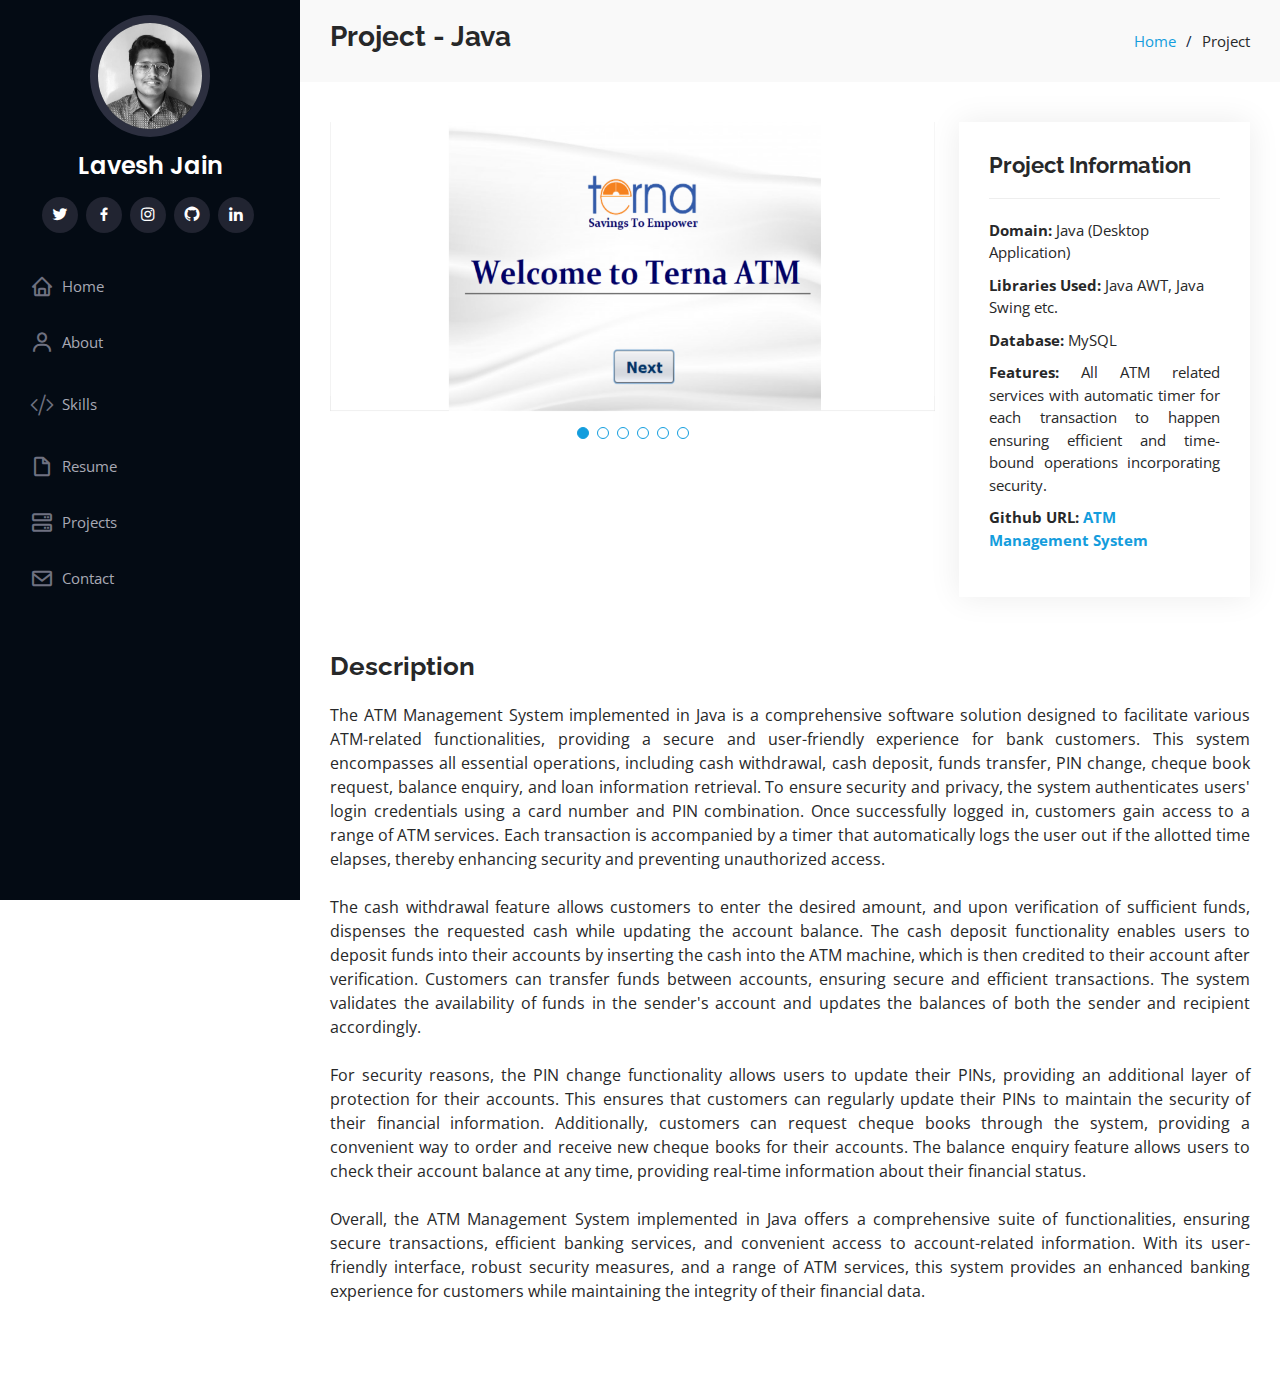
<file: ATM-Management-System.html>
<!DOCTYPE html>
<html lang="en">

<head>
  <meta charset="utf-8">
  <meta content="width=device-width, initial-scale=1.0" name="viewport">

  <title>ATM Management System - Java</title>
  <meta content="" name="description">
  <meta content="" name="keywords">

  <!-- Favicons -->
  <link href="assets/img/favicon.jpg" rel="icon">
  <link href="assets/img/apple-touch-icon.png" rel="apple-touch-icon">

  <!-- Google Fonts -->
  <link href="https://fonts.googleapis.com/css?family=Open+Sans:300,300i,400,400i,600,600i,700,700i|Raleway:300,300i,400,400i,500,500i,600,600i,700,700i|Poppins:300,300i,400,400i,500,500i,600,600i,700,700i" rel="stylesheet">

  <!-- Vendor CSS Files -->
  <link href="assets/vendor/aos/aos.css" rel="stylesheet">
  <link href="assets/vendor/bootstrap/css/bootstrap.min.css" rel="stylesheet">
  <link href="assets/vendor/bootstrap-icons/bootstrap-icons.css" rel="stylesheet">
  <link href="assets/vendor/boxicons/css/boxicons.min.css" rel="stylesheet">
  <link href="assets/vendor/glightbox/css/glightbox.min.css" rel="stylesheet">
  <link href="assets/vendor/swiper/swiper-bundle.min.css" rel="stylesheet">

  <!-- Template Main CSS File -->
  <link href="assets/css/style.css" rel="stylesheet">

  <!-- =======================================================
  * Template Name: iPortfolio
  * Updated: May 30 2023 with Bootstrap v5.3.0
  * Template URL: https://bootstrapmade.com/iportfolio-bootstrap-portfolio-websites-template/
  * Author: BootstrapMade.com
  * License: https://bootstrapmade.com/license/
  ======================================================== -->
</head>

<body>

  <!-- ======= Mobile nav toggle button ======= -->
  <i class="bi bi-list mobile-nav-toggle d-xl-none"></i>

  <!-- ======= Header ======= -->
  <header id="header">
    <div class="d-flex flex-column">

      <div class="profile">
        <img src="assets/img/profile-img.jpg" alt="" class="img-fluid rounded-circle">
        <h1 class="text-light"><a href="index.html">Lavesh Jain</a></h1>
        <div class="social-links mt-3 text-center">
          <a href="https://twitter.com/L_Jain14?s=08" class="twitter"><i class="bx bxl-twitter"></i></a>
          <a href="https://www.facebook.com/people/Lavesh-Jain/pfbid02msCu3Y7mhp6S827yUi7V4C3oAPHeujikUoEYtEdWtKx3Hq87HXvJbXoZLE8p9ebkl/" class="facebook"><i class="bx bxl-facebook"></i></a>
          <a href="https://www.instagram.com/jain__lavesh/" class="instagram"><i class="bx bxl-instagram"></i></a>
          <a href="https://github.com/jainlavesh14" class="github"><i class="bx bxl-github"></i></a>
          <a href="https://www.linkedin.com/in/lavesh-jain-391a891a0/" class="linkedin"><i class="bx bxl-linkedin"></i></a>
        </div>
      </div>

      <nav id="navbar" class="nav-menu navbar">
        <ul>
          <li><a href="index.html#hero" class="nav-link scrollto"><i class="bx bx-home"></i> <span>Home</span></a></li>
          <li><a href="index.html#about" class="nav-link scrollto"><i class="bx bx-user"></i> <span>About</span></a></li>
          <li><a href="index.html#skills" class="nav-link scrollto"><i class="bi bi-code-slash"></i> <span>Skills</span></a></li>
          <li><a href="index.html#resume" class="nav-link scrollto"><i class="bx bx-file-blank"></i> <span>Resume</span></a></li>
          <!-- <li><a href="index.html#portfolio" class="nav-link scrollto"><i class="bx bx-book-content"></i> <span>Projects</span></a></li> -->
          <li><a href="index.html#projects" class="nav-link scrollto"><i class="bx bx-server"></i> <span>Projects</span></a></li>
          <li><a href="index.html#contact" class="nav-link scrollto"><i class="bx bx-envelope"></i> <span>Contact</span></a></li>
        </ul>
      </nav><!-- .nav-menu -->
    </div>
  </header><!-- End Header -->

  <main id="main">

    <!-- ======= Breadcrumbs ======= -->
    <section id="breadcrumbs" class="breadcrumbs">
      <div class="container">

        <div class="d-flex justify-content-between align-items-center">
          <h3><strong>Project - Java</strong></h3>
          <ol>
            <li><a href="index.html#projects">Home</a></li>
            <li>Project</li>
          </ol>
        </div>

      </div>
    </section><!-- End Breadcrumbs -->

    <!-- ======= Portfolio Details Section ======= -->
    <section id="portfolio-details" class="portfolio-details">
      <div class="container">

        <div class="row gy-4">

          <div class="col-lg-8">
            <div class="portfolio-details-slider swiper">
              <div class="swiper-wrapper align-items-center">

                <div class="swiper-slide">
                  <img src="assets/img/portfolio/g17.png" alt="" >
                </div>

                <div class="swiper-slide">
                  <img src="assets/img/portfolio/g18.png" alt="">
                </div>

                <div class="swiper-slide">
                  <img src="assets/img/portfolio/g19.png" alt="">
                </div>

                <div class="swiper-slide">
                  <img src="assets/img/portfolio/g20.png" alt="">
                </div>

                <div class="swiper-slide">
                  <img src="assets/img/portfolio/g21.png" alt="">
                </div>

                <div class="swiper-slide">
                  <img src="assets/img/portfolio/g22.png" alt="">
                </div>

              </div>
              <div class="swiper-pagination"></div>
            </div>
          </div>

          <div class="col-lg-4">
            <div class="portfolio-info">
              <h3>Project Information</h3>
              <ul>
                <li><strong>Domain:</strong> Java (Desktop Application) </li>
                <li><strong>Libraries Used:</strong> Java AWT, Java Swing etc.</li>
                <li><strong>Database:</strong> MySQL</li>
                <li style="text-align: justify;"><strong>Features: </strong>All ATM related services with automatic timer for each transaction to happen ensuring efficient and time-bound operations incorporating security.</li>
                <li><strong>Github URL: </strong><a href="https://github.com/jainlavesh14/ATM-Management-System.git"><strong> ATM Management System</strong></a></li>
              </ul>
            </div>
        </div>
        <div class="portfolio-description">
          <h2>Description</h2>
          <p style="text-align: justify;">
            The ATM Management System implemented in Java is a comprehensive software solution designed to facilitate various ATM-related functionalities, providing a secure and user-friendly experience for bank customers. This system encompasses all essential operations, including cash withdrawal, cash deposit, funds transfer, PIN change, cheque book request, balance enquiry, and loan information retrieval. To ensure security and privacy, the system authenticates users' login credentials using a card number and PIN combination. Once successfully logged in, customers gain access to a range of ATM services. Each transaction is accompanied by a timer that automatically logs the user out if the allotted time elapses, thereby enhancing security and preventing unauthorized access.
            <br><br>
            The cash withdrawal feature allows customers to enter the desired amount, and upon verification of sufficient funds, dispenses the requested cash while updating the account balance. The cash deposit functionality enables users to deposit funds into their accounts by inserting the cash into the ATM machine, which is then credited to their account after verification.
            Customers can transfer funds between accounts, ensuring secure and efficient transactions. The system validates the availability of funds in the sender's account and updates the balances of both the sender and recipient accordingly.
            <br><br>
            For security reasons, the PIN change functionality allows users to update their PINs, providing an additional layer of protection for their accounts. This ensures that customers can regularly update their PINs to maintain the security of their financial information.
            Additionally, customers can request cheque books through the system, providing a convenient way to order and receive new cheque books for their accounts. The balance enquiry feature allows users to check their account balance at any time, providing real-time information about their financial status.
            <br><br>
            Overall, the ATM Management System implemented in Java offers a comprehensive suite of functionalities, ensuring secure transactions, efficient banking services, and convenient access to account-related information. With its user-friendly interface, robust security measures, and a range of ATM services, this system provides an enhanced banking experience for customers while maintaining the integrity of their financial data.
          
        </div>
      </div>

      </div>
    </section><!-- End Portfolio Details Section -->

  </main><!-- End #main -->

  <!-- ======= Footer ======= -->
  <!-- <footer id="footer">
    <div class="container">
      <div class="copyright">
        &copy; Copyright <strong><span>iPortfolio</span></strong>
      </div>
      <div class="credits">
        <!-- All the links in the footer should remain intact. -->
        <!-- You can delete the links only if you purchased the pro version. -->
        <!-- Licensing information: https://bootstrapmade.com/license/ -->
        <!-- Purchase the pro version with working PHP/AJAX contact form: https://bootstrapmade.com/iportfolio-bootstrap-portfolio-websites-template/ -->
        <!-- Designed by <a href="https://bootstrapmade.com/">BootstrapMade</a>
      </div>
    </div>
  </footer>End  Footer -->

  <a href="#" class="back-to-top d-flex align-items-center justify-content-center"><i class="bi bi-arrow-up-short"></i></a>

  <!-- Vendor JS Files -->
  <script src="assets/vendor/purecounter/purecounter_vanilla.js"></script>
  <script src="assets/vendor/aos/aos.js"></script>
  <script src="assets/vendor/bootstrap/js/bootstrap.bundle.min.js"></script>
  <script src="assets/vendor/glightbox/js/glightbox.min.js"></script>
  <script src="assets/vendor/isotope-layout/isotope.pkgd.min.js"></script>
  <script src="assets/vendor/swiper/swiper-bundle.min.js"></script>
  <script src="assets/vendor/typed.js/typed.umd.js"></script>
  <script src="assets/vendor/waypoints/noframework.waypoints.js"></script>
  <script src="assets/vendor/php-email-form/validate.js"></script>

  <!-- Template Main JS File -->
  <script src="assets/js/main.js"></script>

</body>

</html>
</file>
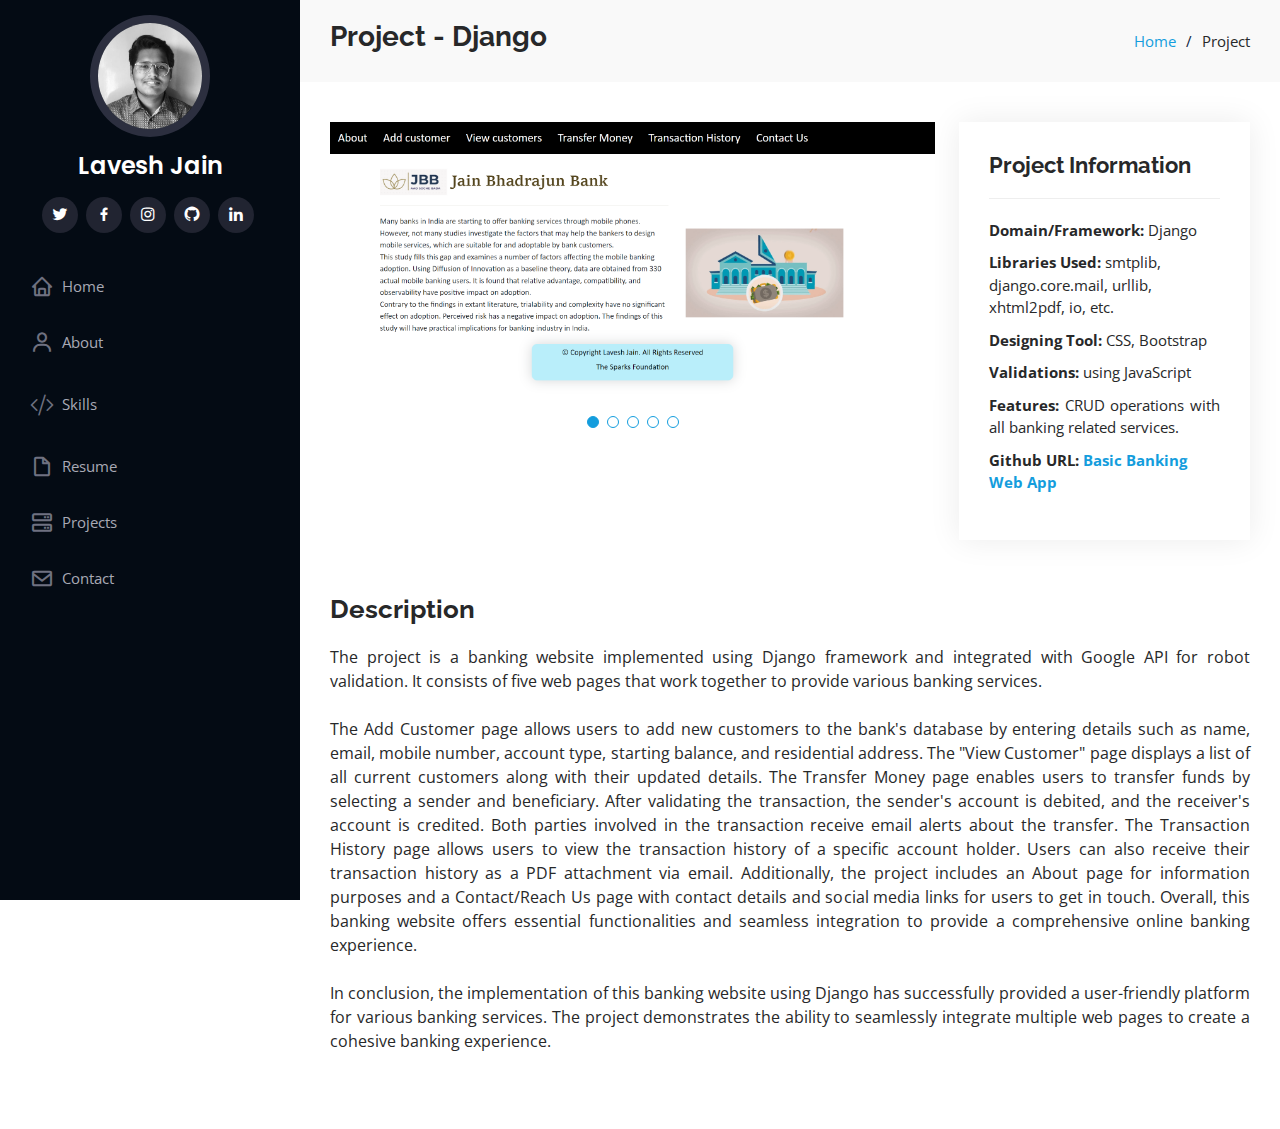
<file: Basic-Banking-Website.html>
<!DOCTYPE html>
<html lang="en">

<head>
  <meta charset="utf-8">
  <meta content="width=device-width, initial-scale=1.0" name="viewport">

  <title>Basic Banking Website - Django</title>
  <meta content="" name="description">
  <meta content="" name="keywords">

  <!-- Favicons -->
  <link href="assets/img/favicon.jpg" rel="icon">
  <link href="assets/img/apple-touch-icon.png" rel="apple-touch-icon">

  <!-- Google Fonts -->
  <link href="https://fonts.googleapis.com/css?family=Open+Sans:300,300i,400,400i,600,600i,700,700i|Raleway:300,300i,400,400i,500,500i,600,600i,700,700i|Poppins:300,300i,400,400i,500,500i,600,600i,700,700i" rel="stylesheet">

  <!-- Vendor CSS Files -->
  <link href="assets/vendor/aos/aos.css" rel="stylesheet">
  <link href="assets/vendor/bootstrap/css/bootstrap.min.css" rel="stylesheet">
  <link href="assets/vendor/bootstrap-icons/bootstrap-icons.css" rel="stylesheet">
  <link href="assets/vendor/boxicons/css/boxicons.min.css" rel="stylesheet">
  <link href="assets/vendor/glightbox/css/glightbox.min.css" rel="stylesheet">
  <link href="assets/vendor/swiper/swiper-bundle.min.css" rel="stylesheet">

  <!-- Template Main CSS File -->
  <link href="assets/css/style.css" rel="stylesheet">

  <!-- =======================================================
  * Template Name: iPortfolio
  * Updated: May 30 2023 with Bootstrap v5.3.0
  * Template URL: https://bootstrapmade.com/iportfolio-bootstrap-portfolio-websites-template/
  * Author: BootstrapMade.com
  * License: https://bootstrapmade.com/license/
  ======================================================== -->
</head>

<body>

  <!-- ======= Mobile nav toggle button ======= -->
  <i class="bi bi-list mobile-nav-toggle d-xl-none"></i>

  <!-- ======= Header ======= -->
  <header id="header">
    <div class="d-flex flex-column">

      <div class="profile">
        <img src="assets/img/profile-img.jpg" alt="" class="img-fluid rounded-circle">
        <h1 class="text-light"><a href="index.html">Lavesh Jain</a></h1>
        <div class="social-links mt-3 text-center">
          <a href="https://twitter.com/L_Jain14?s=08" class="twitter"><i class="bx bxl-twitter"></i></a>
          <a href="https://www.facebook.com/people/Lavesh-Jain/pfbid02msCu3Y7mhp6S827yUi7V4C3oAPHeujikUoEYtEdWtKx3Hq87HXvJbXoZLE8p9ebkl/" class="facebook"><i class="bx bxl-facebook"></i></a>
          <a href="https://www.instagram.com/jain__lavesh/" class="instagram"><i class="bx bxl-instagram"></i></a>
          <a href="https://github.com/jainlavesh14" class="github"><i class="bx bxl-github"></i></a>
          <a href="https://www.linkedin.com/in/lavesh-jain-391a891a0/" class="linkedin"><i class="bx bxl-linkedin"></i></a>
        </div>
      </div>

      <nav id="navbar" class="nav-menu navbar">
        <ul>
          <li><a href="index.html#hero" class="nav-link scrollto"><i class="bx bx-home"></i> <span>Home</span></a></li>
          <li><a href="index.html#about" class="nav-link scrollto"><i class="bx bx-user"></i> <span>About</span></a></li>
          <li><a href="index.html#skills" class="nav-link scrollto"><i class="bi bi-code-slash"></i> <span>Skills</span></a></li>
          <li><a href="index.html#resume" class="nav-link scrollto"><i class="bx bx-file-blank"></i> <span>Resume</span></a></li>
          <!-- <li><a href="index.html#portfolio" class="nav-link scrollto"><i class="bx bx-book-content"></i> <span>Projects</span></a></li> -->
          <li><a href="index.html#projects" class="nav-link scrollto"><i class="bx bx-server"></i> <span>Projects</span></a></li>
          <li><a href="index.html#contact" class="nav-link scrollto"><i class="bx bx-envelope"></i> <span>Contact</span></a></li>
        </ul>
      </nav><!-- .nav-menu -->
    </div>
  </header><!-- End Header -->

  <main id="main">

    <!-- ======= Breadcrumbs ======= -->
    <section id="breadcrumbs" class="breadcrumbs">
      <div class="container">

        <div class="d-flex justify-content-between align-items-center">
          <h3><strong>Project - Django</strong></h3>
          <ol>
            <li><a href="index.html#projects">Home</a></li>
            <li>Project</li>
          </ol>
        </div>

      </div>
    </section><!-- End Breadcrumbs -->

    <!-- ======= Portfolio Details Section ======= -->
    <section id="portfolio-details" class="portfolio-details">
      <div class="container">

        <div class="row gy-4">

          <div class="col-lg-8">
            <div class="portfolio-details-slider swiper">
              <div class="swiper-wrapper align-items-center">

                <div class="swiper-slide">
                  <img src="assets/img/portfolio/g12.png" alt="" >
                </div>

                <div class="swiper-slide">
                  <img src="assets/img/portfolio/g13.png" alt="">
                </div>

                <div class="swiper-slide">
                  <img src="assets/img/portfolio/g14.png" alt="">
                </div>

                <div class="swiper-slide">
                  <img src="assets/img/portfolio/g15.png" alt="">
                </div>

                <div class="swiper-slide">
                  <img src="assets/img/portfolio/g16.png" alt="">
                </div>

              </div>
              <div class="swiper-pagination"></div>
            </div>
          </div>

          <div class="col-lg-4">
            <div class="portfolio-info">
              <h3>Project Information</h3>
              <ul>
                <li><strong>Domain/Framework:</strong> Django </li>
                <li><strong>Libraries Used:</strong> smtplib, django.core.mail, urllib, xhtml2pdf, io, etc.</li>
                <li><strong>Designing Tool:</strong> CSS, Bootstrap</li>
                <li><strong>Validations:</strong> using JavaScript </li>

                <li style="text-align: justify;"><strong>Features: </strong> CRUD operations with all banking related services.</li> 
                <li><strong>Github URL: </strong><a href="https://github.com/jainlavesh14/Banking_Website.git"><strong> Basic Banking Web App</strong></a></li>
              </ul>
            </div>
        </div>
        <div class="portfolio-description">
          <h2>Description</h2>
          <p style="text-align: justify;">
          The project is a banking website implemented using Django framework and integrated with Google API for robot validation. It consists of five web pages that work together to provide various banking services.
          <br><br>
          The Add Customer page allows users to add new customers to the bank's database by entering details such as name, email, mobile number, account type, starting balance, and residential address. The "View Customer" page displays a list of all current customers along with their updated details.
          The Transfer Money page enables users to transfer funds by selecting a sender and beneficiary. After validating the transaction, the sender's account is debited, and the receiver's account is credited. Both parties involved in the transaction receive email alerts about the transfer.
          The Transaction History page allows users to view the transaction history of a specific account holder. Users can also receive their transaction history as a PDF attachment via email.
          Additionally, the project includes an About page for information purposes and a Contact/Reach Us page with contact details and social media links for users to get in touch. Overall, this banking website offers essential functionalities and seamless integration to provide a comprehensive online banking experience.
          <br><br>
          In conclusion, the implementation of this banking website using Django has successfully provided a user-friendly platform for various banking services. The project demonstrates the ability to seamlessly integrate multiple web pages to create a cohesive banking experience.
          </p>
          
        </div>
      </div>

      </div>
    </section><!-- End Portfolio Details Section -->

  </main><!-- End #main -->

  <!-- ======= Footer ======= -->
  <!-- <footer id="footer">
    <div class="container">
      <div class="copyright">
        &copy; Copyright <strong><span>iPortfolio</span></strong>
      </div>
      <div class="credits">
        <!-- All the links in the footer should remain intact. -->
        <!-- You can delete the links only if you purchased the pro version. -->
        <!-- Licensing information: https://bootstrapmade.com/license/ -->
        <!-- Purchase the pro version with working PHP/AJAX contact form: https://bootstrapmade.com/iportfolio-bootstrap-portfolio-websites-template/ -->
        <!-- Designed by <a href="https://bootstrapmade.com/">BootstrapMade</a>
      </div>
    </div>
  </footer>End  Footer -->

  <a href="#" class="back-to-top d-flex align-items-center justify-content-center"><i class="bi bi-arrow-up-short"></i></a>

  <!-- Vendor JS Files -->
  <script src="assets/vendor/purecounter/purecounter_vanilla.js"></script>
  <script src="assets/vendor/aos/aos.js"></script>
  <script src="assets/vendor/bootstrap/js/bootstrap.bundle.min.js"></script>
  <script src="assets/vendor/glightbox/js/glightbox.min.js"></script>
  <script src="assets/vendor/isotope-layout/isotope.pkgd.min.js"></script>
  <script src="assets/vendor/swiper/swiper-bundle.min.js"></script>
  <script src="assets/vendor/typed.js/typed.umd.js"></script>
  <script src="assets/vendor/waypoints/noframework.waypoints.js"></script>
  <script src="assets/vendor/php-email-form/validate.js"></script>

  <!-- Template Main JS File -->
  <script src="assets/js/main.js"></script>

</body>

</html>
</file>
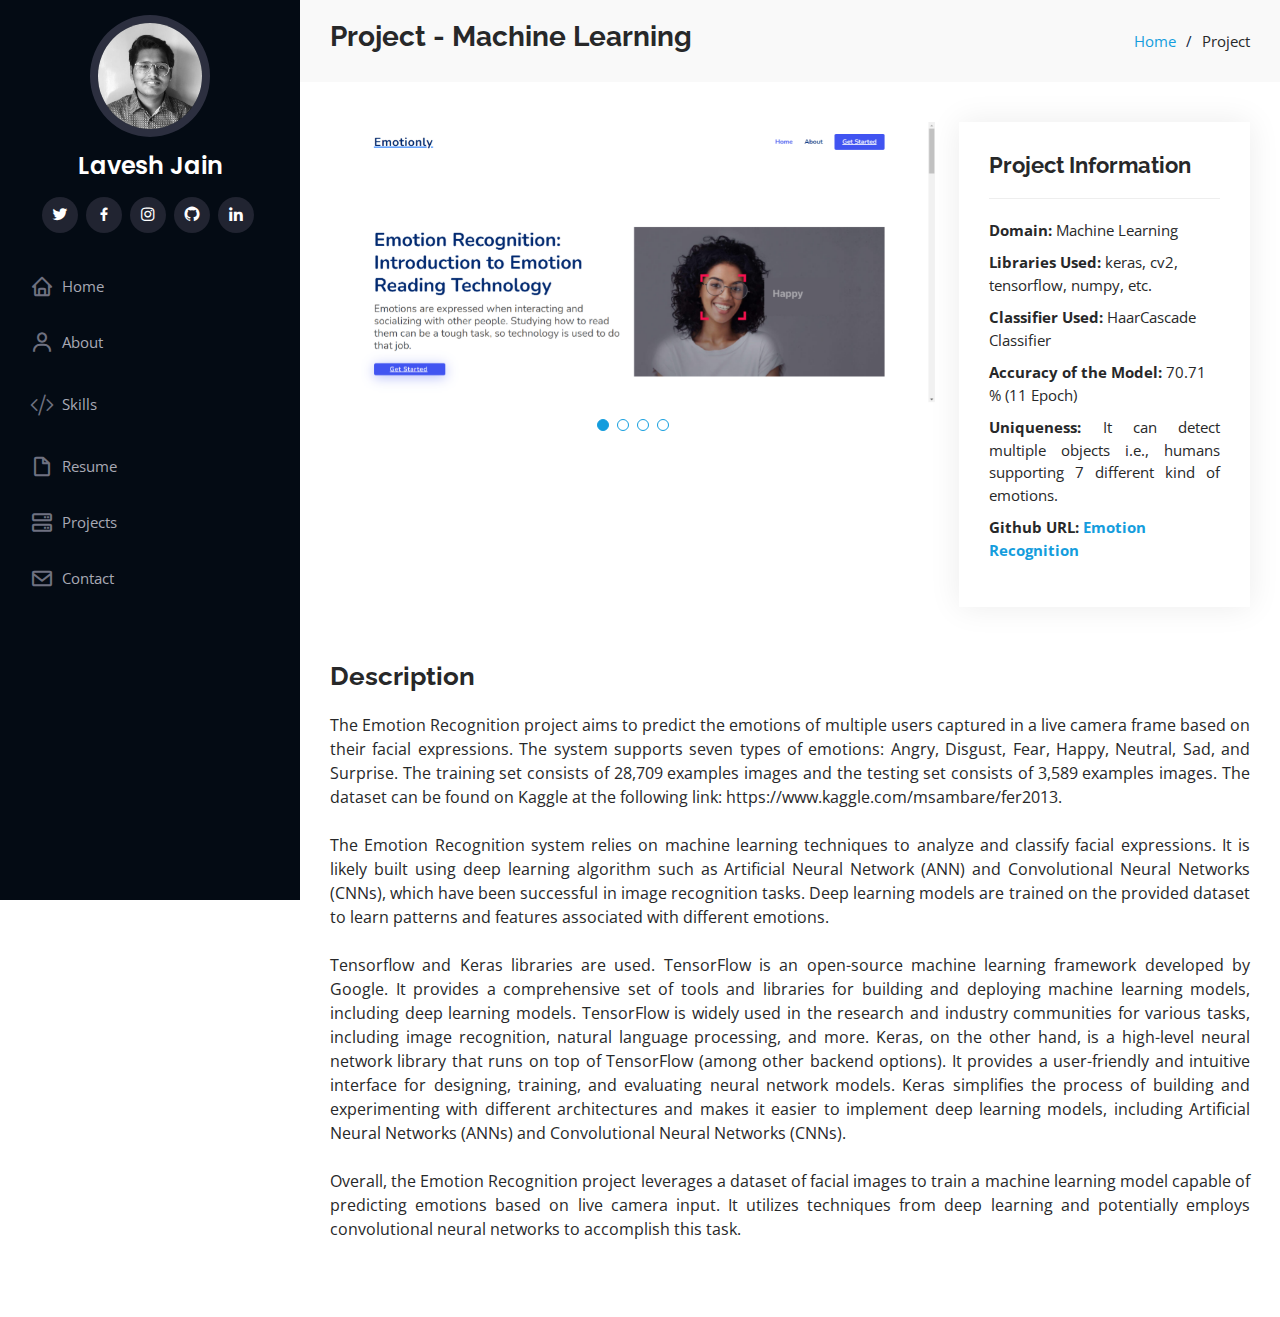
<file: Emotion-Recognition.html>
<!DOCTYPE html>
<html lang="en">

<head>
  <meta charset="utf-8">
  <meta content="width=device-width, initial-scale=1.0" name="viewport">

  <title>Emotion Recognition - Machine Learning</title>
  <meta content="" name="description">
  <meta content="" name="keywords">

  <!-- Favicons -->
  <link href="assets/img/favicon.jpg" rel="icon">
  <link href="assets/img/apple-touch-icon.png" rel="apple-touch-icon">

  <!-- Google Fonts -->
  <link href="https://fonts.googleapis.com/css?family=Open+Sans:300,300i,400,400i,600,600i,700,700i|Raleway:300,300i,400,400i,500,500i,600,600i,700,700i|Poppins:300,300i,400,400i,500,500i,600,600i,700,700i" rel="stylesheet">

  <!-- Vendor CSS Files -->
  <link href="assets/vendor/aos/aos.css" rel="stylesheet">
  <link href="assets/vendor/bootstrap/css/bootstrap.min.css" rel="stylesheet">
  <link href="assets/vendor/bootstrap-icons/bootstrap-icons.css" rel="stylesheet">
  <link href="assets/vendor/boxicons/css/boxicons.min.css" rel="stylesheet">
  <link href="assets/vendor/glightbox/css/glightbox.min.css" rel="stylesheet">
  <link href="assets/vendor/swiper/swiper-bundle.min.css" rel="stylesheet">

  <!-- Template Main CSS File -->
  <link href="assets/css/style.css" rel="stylesheet">

  <!-- =======================================================
  * Template Name: iPortfolio
  * Updated: May 30 2023 with Bootstrap v5.3.0
  * Template URL: https://bootstrapmade.com/iportfolio-bootstrap-portfolio-websites-template/
  * Author: BootstrapMade.com
  * License: https://bootstrapmade.com/license/
  ======================================================== -->
</head>

<body>

  <!-- ======= Mobile nav toggle button ======= -->
  <i class="bi bi-list mobile-nav-toggle d-xl-none"></i>

  <!-- ======= Header ======= -->
  <header id="header">
    <div class="d-flex flex-column">

      <div class="profile">
        <img src="assets/img/profile-img.jpg" alt="" class="img-fluid rounded-circle">
        <h1 class="text-light"><a href="index.html">Lavesh Jain</a></h1>
        <div class="social-links mt-3 text-center">
          <a href="https://twitter.com/L_Jain14?s=08" class="twitter"><i class="bx bxl-twitter"></i></a>
          <a href="https://www.facebook.com/people/Lavesh-Jain/pfbid02msCu3Y7mhp6S827yUi7V4C3oAPHeujikUoEYtEdWtKx3Hq87HXvJbXoZLE8p9ebkl/" class="facebook"><i class="bx bxl-facebook"></i></a>
          <a href="https://www.instagram.com/jain__lavesh/" class="instagram"><i class="bx bxl-instagram"></i></a>
          <a href="https://github.com/jainlavesh14" class="github"><i class="bx bxl-github"></i></a>
          <a href="https://www.linkedin.com/in/lavesh-jain-391a891a0/" class="linkedin"><i class="bx bxl-linkedin"></i></a>
        </div>
      </div>

      <nav id="navbar" class="nav-menu navbar">
        <ul>
          <li><a href="index.html#hero" class="nav-link scrollto"><i class="bx bx-home"></i> <span>Home</span></a></li>
          <li><a href="index.html#about" class="nav-link scrollto"><i class="bx bx-user"></i> <span>About</span></a></li>
          <li><a href="index.html#skills" class="nav-link scrollto"><i class="bi bi-code-slash"></i> <span>Skills</span></a></li>
          <li><a href="index.html#resume" class="nav-link scrollto"><i class="bx bx-file-blank"></i> <span>Resume</span></a></li>
          <!-- <li><a href="index.html#portfolio" class="nav-link scrollto"><i class="bx bx-book-content"></i> <span>Projects</span></a></li> -->
          <li><a href="index.html#projects" class="nav-link scrollto"><i class="bx bx-server"></i> <span>Projects</span></a></li>
          <li><a href="index.html#contact" class="nav-link scrollto"><i class="bx bx-envelope"></i> <span>Contact</span></a></li>
        </ul>
      </nav><!-- .nav-menu -->
    </div>
  </header><!-- End Header -->

  <main id="main">

    <!-- ======= Breadcrumbs ======= -->
    <section id="breadcrumbs" class="breadcrumbs">
      <div class="container">

        <div class="d-flex justify-content-between align-items-center">
          <h3><strong>Project - Machine Learning</strong></h3>
          <ol>
            <li><a href="index.html#projects">Home</a></li>
            <li>Project</li>
          </ol>
        </div>

      </div>
    </section><!-- End Breadcrumbs -->

    <!-- ======= Portfolio Details Section ======= -->
    <section id="portfolio-details" class="portfolio-details">
      <div class="container">

        <div class="row gy-4">

          <div class="col-lg-8">
            <div class="portfolio-details-slider swiper">
              <div class="swiper-wrapper align-items-center">

                <div class="swiper-slide">
                  <img src="assets/img/portfolio/g4.png" alt="" >
                </div>

                <div class="swiper-slide">
                  <img src="assets/img/portfolio/g5.png" alt="">
                </div>

                <div class="swiper-slide">
                  <img src="assets/img/portfolio/g7.png" alt="">
                </div>

                <div class="swiper-slide">
                  <img src="assets/img/portfolio/g6.png" alt="">
                </div>

              </div>
              <div class="swiper-pagination"></div>
            </div>
          </div>

          <div class="col-lg-4">
            <div class="portfolio-info">
              <h3>Project Information</h3>
              <ul>
                <li><strong>Domain:</strong> Machine Learning </li>
                <li><strong>Libraries Used:</strong> keras, cv2, tensorflow, numpy, etc.</li>
                <li><strong>Classifier Used:</strong> HaarCascade Classifier</li>
                <li><strong>Accuracy of the Model:</strong> 70.71 % (11 Epoch) </li>

                <li style="text-align: justify;"><strong>Uniqueness: </strong> It can detect multiple objects i.e., humans supporting 7 different kind of emotions.</li>
                <li><strong>Github URL: </strong><a href="https://github.com/jainlavesh14/Emotion-Recognition.git"><strong> Emotion Recognition</strong></a></li>
              </ul>
            </div>
        </div>
        <div class="portfolio-description">
          <h2>Description</h2>
          <p style="text-align: justify;">
            The Emotion Recognition project aims to predict the emotions of multiple users captured in a live camera frame based on their facial expressions. The system supports seven types of emotions: Angry, Disgust, Fear, Happy, Neutral, Sad, and Surprise. The training set consists of 28,709 examples images and the testing set consists of 3,589 examples images. The dataset can be found on Kaggle at the following link: https://www.kaggle.com/msambare/fer2013.
            <br><br>
            The Emotion Recognition system relies on machine learning techniques to analyze and classify facial expressions. It is likely built using deep learning algorithm such as Artificial Neural Network (ANN) and Convolutional Neural Networks (CNNs), which have been successful in image recognition tasks. Deep learning models are trained on the provided dataset to learn patterns and features associated with different emotions.
            <br><br>
            Tensorflow and Keras libraries are used. TensorFlow is an open-source machine learning framework developed by Google. It provides a comprehensive set of tools and libraries for building and deploying machine learning models, including deep learning models. TensorFlow is widely used in the research and industry communities for various tasks, including image recognition, natural language processing, and more. Keras, on the other hand, is a high-level neural network library that runs on top of TensorFlow (among other backend options). It provides a user-friendly and intuitive interface for designing, training, and evaluating neural network models. Keras simplifies the process of building and experimenting with different architectures and makes it easier to implement deep learning models, including Artificial Neural Networks (ANNs) and Convolutional Neural Networks (CNNs).
            <br><br>
            
Overall, the Emotion Recognition project leverages a dataset of facial images to train a machine learning model capable of predicting emotions based on live camera input. It utilizes techniques from deep learning and potentially employs convolutional neural networks to accomplish this task.
          </p>
          
        </div>
      </div>

      </div>
    </section><!-- End Portfolio Details Section -->

  </main><!-- End #main -->

  <!-- ======= Footer ======= -->
  <!-- <footer id="footer">
    <div class="container">
      <div class="copyright">
        &copy; Copyright <strong><span>iPortfolio</span></strong>
      </div>
      <div class="credits">
        <!-- All the links in the footer should remain intact. -->
        <!-- You can delete the links only if you purchased the pro version. -->
        <!-- Licensing information: https://bootstrapmade.com/license/ -->
        <!-- Purchase the pro version with working PHP/AJAX contact form: https://bootstrapmade.com/iportfolio-bootstrap-portfolio-websites-template/ -->
        <!-- Designed by <a href="https://bootstrapmade.com/">BootstrapMade</a>
      </div>
    </div>
  </footer>End  Footer -->

  <a href="#" class="back-to-top d-flex align-items-center justify-content-center"><i class="bi bi-arrow-up-short"></i></a>

  <!-- Vendor JS Files -->
  <script src="assets/vendor/purecounter/purecounter_vanilla.js"></script>
  <script src="assets/vendor/aos/aos.js"></script>
  <script src="assets/vendor/bootstrap/js/bootstrap.bundle.min.js"></script>
  <script src="assets/vendor/glightbox/js/glightbox.min.js"></script>
  <script src="assets/vendor/isotope-layout/isotope.pkgd.min.js"></script>
  <script src="assets/vendor/swiper/swiper-bundle.min.js"></script>
  <script src="assets/vendor/typed.js/typed.umd.js"></script>
  <script src="assets/vendor/waypoints/noframework.waypoints.js"></script>
  <script src="assets/vendor/php-email-form/validate.js"></script>

  <!-- Template Main JS File -->
  <script src="assets/js/main.js"></script>

</body>

</html>
</file>
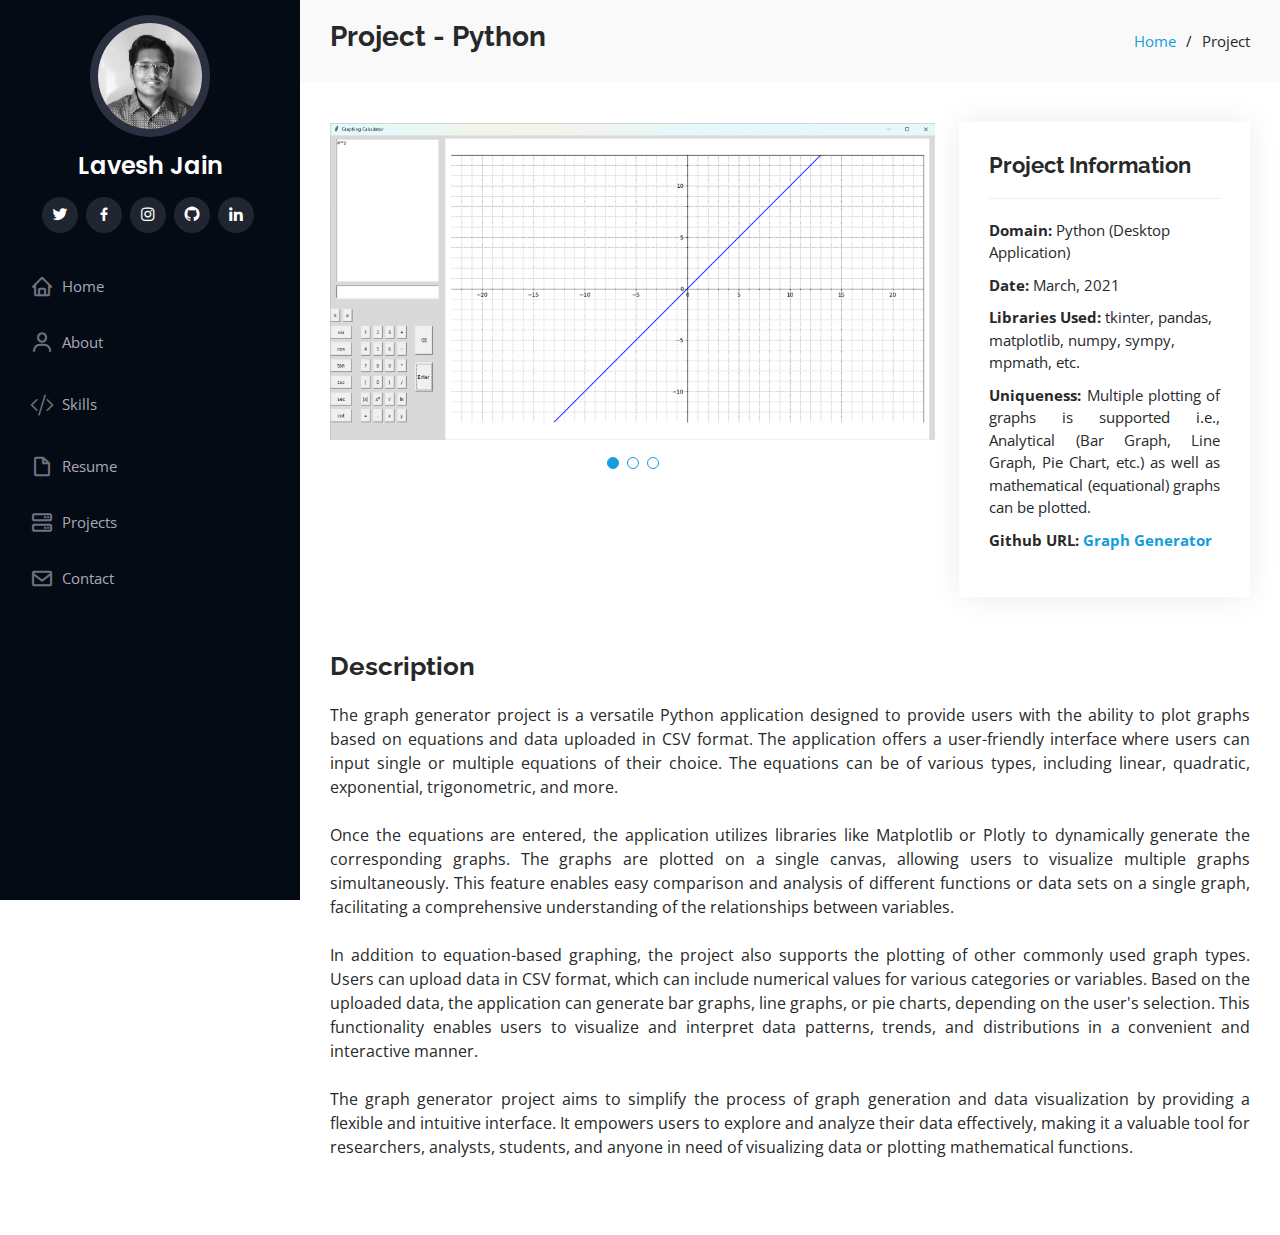
<file: Graph-Generator.html>
<!DOCTYPE html>
<html lang="en">

<head>
  <meta charset="utf-8">
  <meta content="width=device-width, initial-scale=1.0" name="viewport">

  <title>Graph Generator</title>
  <meta content="" name="description">
  <meta content="" name="keywords">

  <!-- Favicons -->
  <link href="assets/img/favicon.jpg" rel="icon">
  <link href="assets/img/apple-touch-icon.png" rel="apple-touch-icon">

  <!-- Google Fonts -->
  <link href="https://fonts.googleapis.com/css?family=Open+Sans:300,300i,400,400i,600,600i,700,700i|Raleway:300,300i,400,400i,500,500i,600,600i,700,700i|Poppins:300,300i,400,400i,500,500i,600,600i,700,700i" rel="stylesheet">

  <!-- Vendor CSS Files -->
  <link href="assets/vendor/aos/aos.css" rel="stylesheet">
  <link href="assets/vendor/bootstrap/css/bootstrap.min.css" rel="stylesheet">
  <link href="assets/vendor/bootstrap-icons/bootstrap-icons.css" rel="stylesheet">
  <link href="assets/vendor/boxicons/css/boxicons.min.css" rel="stylesheet">
  <link href="assets/vendor/glightbox/css/glightbox.min.css" rel="stylesheet">
  <link href="assets/vendor/swiper/swiper-bundle.min.css" rel="stylesheet">

  <!-- Template Main CSS File -->
  <link href="assets/css/style.css" rel="stylesheet">

  <!-- =======================================================
  * Template Name: iPortfolio
  * Updated: May 30 2023 with Bootstrap v5.3.0
  * Template URL: https://bootstrapmade.com/iportfolio-bootstrap-portfolio-websites-template/
  * Author: BootstrapMade.com
  * License: https://bootstrapmade.com/license/
  ======================================================== -->
</head>

<body>

  <!-- ======= Mobile nav toggle button ======= -->
  <i class="bi bi-list mobile-nav-toggle d-xl-none"></i>

  <!-- ======= Header ======= -->
  <header id="header">
    <div class="d-flex flex-column">

      <div class="profile">
        <img src="assets/img/profile-img.jpg" alt="" class="img-fluid rounded-circle">
        <h1 class="text-light"><a href="index.html">Lavesh Jain</a></h1>
        <div class="social-links mt-3 text-center">
          <a href="https://twitter.com/L_Jain14?s=08" class="twitter"><i class="bx bxl-twitter"></i></a>
          <a href="https://www.facebook.com/people/Lavesh-Jain/pfbid02msCu3Y7mhp6S827yUi7V4C3oAPHeujikUoEYtEdWtKx3Hq87HXvJbXoZLE8p9ebkl/" class="facebook"><i class="bx bxl-facebook"></i></a>
          <a href="https://www.instagram.com/jain__lavesh/" class="instagram"><i class="bx bxl-instagram"></i></a>
          <a href="https://github.com/jainlavesh14" class="github"><i class="bx bxl-github"></i></a>
          <a href="https://www.linkedin.com/in/lavesh-jain-391a891a0/" class="linkedin"><i class="bx bxl-linkedin"></i></a>
        </div>
      </div>

      <nav id="navbar" class="nav-menu navbar">
        <ul>
          <li><a href="index.html#hero" class="nav-link scrollto"><i class="bx bx-home"></i> <span>Home</span></a></li>
          <li><a href="index.html#about" class="nav-link scrollto"><i class="bx bx-user"></i> <span>About</span></a></li>
          <li><a href="index.html#skills" class="nav-link scrollto"><i class="bi bi-code-slash"></i> <span>Skills</span></a></li>
          <li><a href="index.html#resume" class="nav-link scrollto"><i class="bx bx-file-blank"></i> <span>Resume</span></a></li>
          <!-- <li><a href="index.html#portfolio" class="nav-link scrollto"><i class="bx bx-book-content"></i> <span>Projects</span></a></li> -->
          <li><a href="index.html#projects" class="nav-link scrollto"><i class="bx bx-server"></i> <span>Projects</span></a></li>
          <li><a href="index.html#contact" class="nav-link scrollto"><i class="bx bx-envelope"></i> <span>Contact</span></a></li>
        </ul>
      </nav><!-- .nav-menu -->
    </div>
  </header><!-- End Header -->

  <main id="main">

    <!-- ======= Breadcrumbs ======= -->
    <section id="breadcrumbs" class="breadcrumbs">
      <div class="container">

        <div class="d-flex justify-content-between align-items-center">
          <h3><strong>Project - Python</strong></h3>
          <ol>
            <li><a href="index.html#projects">Home</a></li>
            <li>Project</li>
          </ol>
        </div>

      </div>
    </section><!-- End Breadcrumbs -->

    <!-- ======= Portfolio Details Section ======= -->
    <section id="portfolio-details" class="portfolio-details">
      <div class="container">

        <div class="row gy-4">

          <div class="col-lg-8">
            <div class="portfolio-details-slider swiper">
              <div class="swiper-wrapper align-items-center">

                <div class="swiper-slide">
                  <img src="assets/img/portfolio/g1.png" alt="" >
                </div>

                <div class="swiper-slide">
                  <img src="assets/img/portfolio/g2.png" alt="">
                </div>

                <div class="swiper-slide">
                  <img src="assets/img/portfolio/g3.png" alt="">
                </div>

              </div>
              <div class="swiper-pagination"></div>
            </div>
          </div>

          <div class="col-lg-4">
            <div class="portfolio-info">
              <h3>Project Information</h3>
              <ul>
                <li><strong>Domain:</strong> Python (Desktop Application)</li>
                <li><strong>Date:</strong> March, 2021</li>
                <li><strong>Libraries Used:</strong> tkinter, pandas, matplotlib, numpy, sympy, mpmath, etc.</li>
                <li style="text-align: justify;"><strong>Uniqueness: </strong>Multiple plotting of graphs is supported i.e., Analytical (Bar Graph, Line Graph, Pie Chart, etc.) as well as mathematical (equational) graphs can be plotted.</li>
                <li><strong>Github URL:</strong> <a href="https://github.com/jainlavesh14/Graph-Generator"><strong> Graph Generator</strong></a></li>
              </ul>
            </div>
        </div>
        <div class="portfolio-description">
          <h2>Description</h2>
          <p style="text-align: justify;">
            The graph generator project is a versatile Python application designed to provide users with the ability to plot graphs based on equations and data uploaded in CSV format. The application offers a user-friendly interface where users can input single or multiple equations of their choice. The equations can be of various types, including linear, quadratic, exponential, trigonometric, and more.
            <br><br>
            Once the equations are entered, the application utilizes libraries like Matplotlib or Plotly to dynamically generate the corresponding graphs. The graphs are plotted on a single canvas, allowing users to visualize multiple graphs simultaneously. This feature enables easy comparison and analysis of different functions or data sets on a single graph, facilitating a comprehensive understanding of the relationships between variables.
            <br><br>
            In addition to equation-based graphing, the project also supports the plotting of other commonly used graph types. Users can upload data in CSV format, which can include numerical values for various categories or variables. Based on the uploaded data, the application can generate bar graphs, line graphs, or pie charts, depending on the user's selection. This functionality enables users to visualize and interpret data patterns, trends, and distributions in a convenient and interactive manner.
            <br><br>
            The graph generator project aims to simplify the process of graph generation and data visualization by providing a flexible and intuitive interface. It empowers users to explore and analyze their data effectively, making it a valuable tool for researchers, analysts, students, and anyone in need of visualizing data or plotting mathematical functions.
          </p>
          
        </div>
      </div>

      </div>
    </section><!-- End Portfolio Details Section -->

  </main><!-- End #main -->

  <!-- ======= Footer ======= -->
  <!-- <footer id="footer">
    <div class="container">
      <div class="copyright">
        &copy; Copyright <strong><span>iPortfolio</span></strong>
      </div>
      <div class="credits">
        <!-- All the links in the footer should remain intact. -->
        <!-- You can delete the links only if you purchased the pro version. -->
        <!-- Licensing information: https://bootstrapmade.com/license/ -->
        <!-- Purchase the pro version with working PHP/AJAX contact form: https://bootstrapmade.com/iportfolio-bootstrap-portfolio-websites-template/ -->
        <!-- Designed by <a href="https://bootstrapmade.com/">BootstrapMade</a>
      </div>
    </div>
  </footer>End  Footer -->

  <a href="#" class="back-to-top d-flex align-items-center justify-content-center"><i class="bi bi-arrow-up-short"></i></a>

  <!-- Vendor JS Files -->
  <script src="assets/vendor/purecounter/purecounter_vanilla.js"></script>
  <script src="assets/vendor/aos/aos.js"></script>
  <script src="assets/vendor/bootstrap/js/bootstrap.bundle.min.js"></script>
  <script src="assets/vendor/glightbox/js/glightbox.min.js"></script>
  <script src="assets/vendor/isotope-layout/isotope.pkgd.min.js"></script>
  <script src="assets/vendor/swiper/swiper-bundle.min.js"></script>
  <script src="assets/vendor/typed.js/typed.umd.js"></script>
  <script src="assets/vendor/waypoints/noframework.waypoints.js"></script>
  <script src="assets/vendor/php-email-form/validate.js"></script>

  <!-- Template Main JS File -->
  <script src="assets/js/main.js"></script>

</body>

</html>
</file>
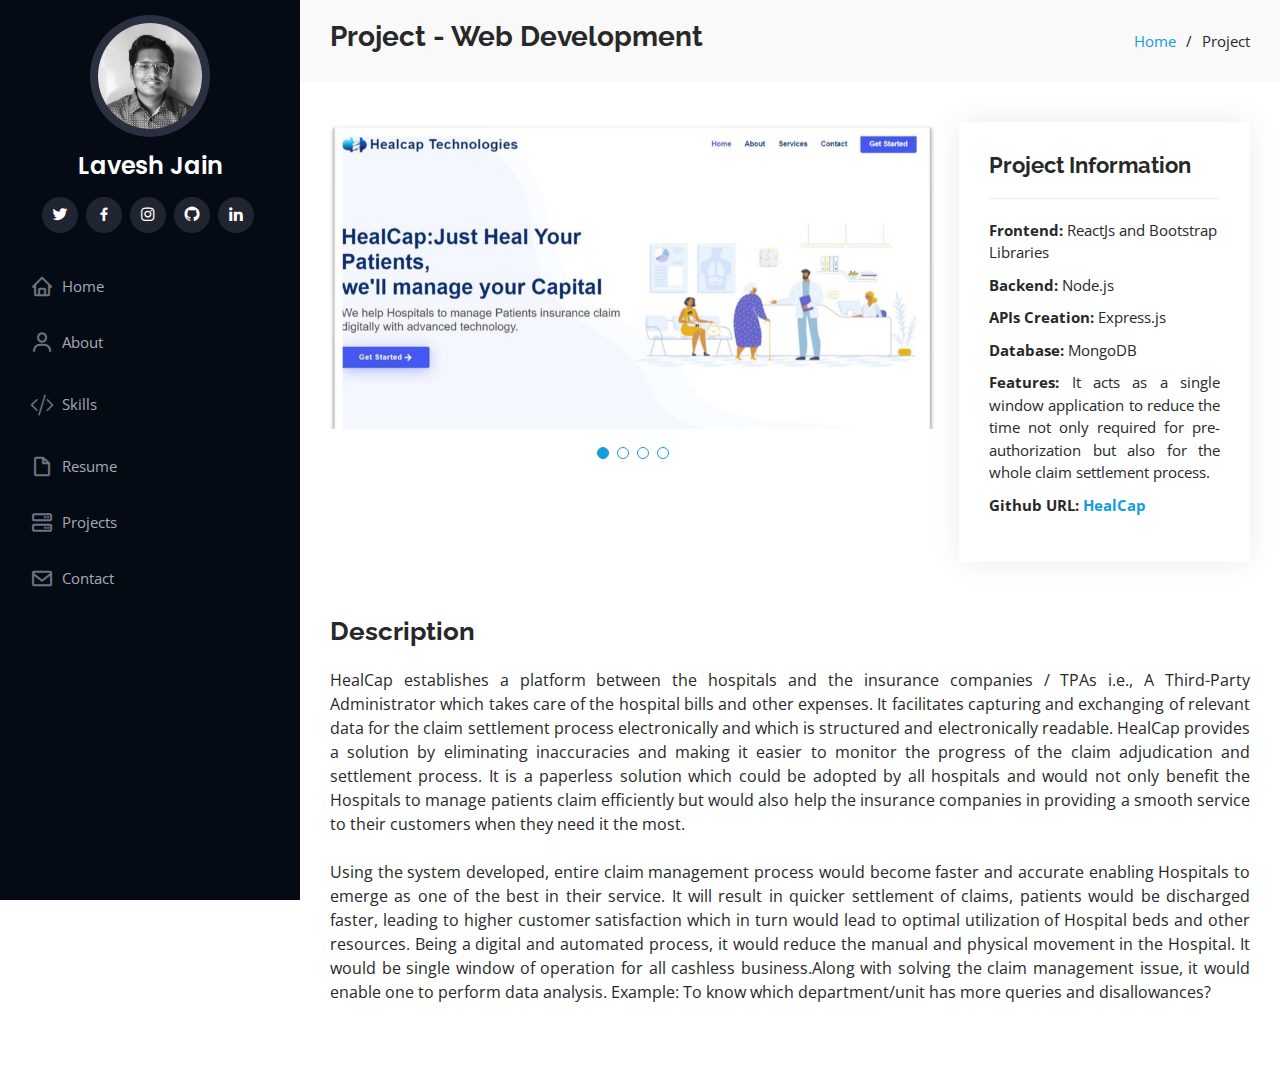
<file: HealCap.html>
<!DOCTYPE html>
<html lang="en">

<head>
  <meta charset="utf-8">
  <meta content="width=device-width, initial-scale=1.0" name="viewport">

  <title>HealCap - Web Application</title>
  <meta content="" name="description">
  <meta content="" name="keywords">

  <!-- Favicons -->
  <link href="assets/img/favicon.jpg" rel="icon">
  <link href="assets/img/apple-touch-icon.png" rel="apple-touch-icon">

  <!-- Google Fonts -->
  <link href="https://fonts.googleapis.com/css?family=Open+Sans:300,300i,400,400i,600,600i,700,700i|Raleway:300,300i,400,400i,500,500i,600,600i,700,700i|Poppins:300,300i,400,400i,500,500i,600,600i,700,700i" rel="stylesheet">

  <!-- Vendor CSS Files -->
  <link href="assets/vendor/aos/aos.css" rel="stylesheet">
  <link href="assets/vendor/bootstrap/css/bootstrap.min.css" rel="stylesheet">
  <link href="assets/vendor/bootstrap-icons/bootstrap-icons.css" rel="stylesheet">
  <link href="assets/vendor/boxicons/css/boxicons.min.css" rel="stylesheet">
  <link href="assets/vendor/glightbox/css/glightbox.min.css" rel="stylesheet">
  <link href="assets/vendor/swiper/swiper-bundle.min.css" rel="stylesheet">

  <!-- Template Main CSS File -->
  <link href="assets/css/style.css" rel="stylesheet">

  <!-- =======================================================
  * Template Name: iPortfolio
  * Updated: May 30 2023 with Bootstrap v5.3.0
  * Template URL: https://bootstrapmade.com/iportfolio-bootstrap-portfolio-websites-template/
  * Author: BootstrapMade.com
  * License: https://bootstrapmade.com/license/
  ======================================================== -->
</head>

<body>

  <!-- ======= Mobile nav toggle button ======= -->
  <i class="bi bi-list mobile-nav-toggle d-xl-none"></i>

  <!-- ======= Header ======= -->
  <header id="header">
    <div class="d-flex flex-column">

      <div class="profile">
        <img src="assets/img/profile-img.jpg" alt="" class="img-fluid rounded-circle">
        <h1 class="text-light"><a href="index.html">Lavesh Jain</a></h1>
        <div class="social-links mt-3 text-center">
          <a href="https://twitter.com/L_Jain14?s=08" class="twitter"><i class="bx bxl-twitter"></i></a>
          <a href="https://www.facebook.com/people/Lavesh-Jain/pfbid02msCu3Y7mhp6S827yUi7V4C3oAPHeujikUoEYtEdWtKx3Hq87HXvJbXoZLE8p9ebkl/" class="facebook"><i class="bx bxl-facebook"></i></a>
          <a href="https://www.instagram.com/jain__lavesh/" class="instagram"><i class="bx bxl-instagram"></i></a>
          <a href="https://github.com/jainlavesh14" class="github"><i class="bx bxl-github"></i></a>
          <a href="https://www.linkedin.com/in/lavesh-jain-391a891a0/" class="linkedin"><i class="bx bxl-linkedin"></i></a>
        </div>
      </div>

      <nav id="navbar" class="nav-menu navbar">
        <ul>
          <li><a href="index.html#hero" class="nav-link scrollto"><i class="bx bx-home"></i> <span>Home</span></a></li>
          <li><a href="index.html#about" class="nav-link scrollto"><i class="bx bx-user"></i> <span>About</span></a></li>
          <li><a href="index.html#skills" class="nav-link scrollto"><i class="bi bi-code-slash"></i> <span>Skills</span></a></li>
          <li><a href="index.html#resume" class="nav-link scrollto"><i class="bx bx-file-blank"></i> <span>Resume</span></a></li>
          <!-- <li><a href="index.html#portfolio" class="nav-link scrollto"><i class="bx bx-book-content"></i> <span>Projects</span></a></li> -->
          <li><a href="index.html#projects" class="nav-link scrollto"><i class="bx bx-server"></i> <span>Projects</span></a></li>
          <li><a href="index.html#contact" class="nav-link scrollto"><i class="bx bx-envelope"></i> <span>Contact</span></a></li>
        </ul>
      </nav><!-- .nav-menu -->
    </div>
  </header><!-- End Header -->

  <main id="main">

    <!-- ======= Breadcrumbs ======= -->
    <section id="breadcrumbs" class="breadcrumbs">
      <div class="container">

        <div class="d-flex justify-content-between align-items-center">
          <h3><strong>Project - Web Development</strong></h3>
          <ol>
            <li><a href="index.html#projects">Home</a></li>
            <li>Project</li>
          </ol>
        </div>

      </div>
    </section><!-- End Breadcrumbs -->

    <!-- ======= Portfolio Details Section ======= -->
    <section id="portfolio-details" class="portfolio-details">
      <div class="container">

        <div class="row gy-4">

          <div class="col-lg-8">
            <div class="portfolio-details-slider swiper">
              <div class="swiper-wrapper align-items-center">

                <div class="swiper-slide">
                  <img src="assets/img/portfolio/g23.jpg" alt="" >
                </div>

                <div class="swiper-slide">
                  <img src="assets/img/portfolio/g24.jpg" alt="">
                </div>

                <div class="swiper-slide">
                  <img src="assets/img/portfolio/g25.jpg" alt="">
                </div>

                <div class="swiper-slide">
                  <img src="assets/img/portfolio/g26.jpg" alt="">
                </div>

              </div>
              <div class="swiper-pagination"></div>
            </div>
          </div>

          <div class="col-lg-4">
            <div class="portfolio-info">
              <h3>Project Information</h3>
              <ul>
                <li><strong>Frontend:</strong> ReactJs and Bootstrap Libraries </li>
                <li><strong>Backend:</strong> Node.js</li>
                <li><strong>APIs Creation:</strong> Express.js</li>
                <li><strong>Database:</strong> MongoDB </li>

                <li style="text-align: justify;"><strong>Features: </strong> It acts as a single
                  window application to reduce the time not only required for pre-authorization but also for
                  the whole claim settlement process.</li>
                <li><strong>Github URL: </strong><a href="https://github.com/jainlavesh14/HealCap.git"><strong>HealCap</strong></a></li>
              </ul>
            </div>
        </div>
        <div class="portfolio-description">
          <h2>Description</h2>
          <p style="text-align: justify;">
            HealCap establishes a platform between the hospitals and the insurance companies / TPAs i.e., A Third-Party Administrator which takes care of the hospital bills and other expenses. It facilitates capturing and exchanging of relevant data for the claim settlement process electronically and which is structured and electronically readable. 
            HealCap provides a solution by eliminating inaccuracies and making it easier to monitor the progress of the claim adjudication and settlement process. It is a paperless solution which could be adopted by all hospitals and would not only benefit the Hospitals to manage patients claim efficiently but would also help the insurance companies in providing a smooth service to their customers when they need it the most.
            <br><br>
            Using the system developed, entire claim management process would become faster and accurate enabling Hospitals to emerge as one of the best in their service. It will result in quicker settlement of claims, patients would be discharged faster, leading to higher customer satisfaction which in turn would lead to optimal utilization of Hospital beds and other resources.
            Being a digital and automated process, it would reduce the manual and physical movement in the Hospital. It would be single window of operation for all cashless business.Along with solving the claim management issue, it would enable one to perform data analysis. Example: To know which department/unit has more queries and disallowances?

          </p>
          
        </div>
      </div>

      </div>
    </section><!-- End Portfolio Details Section -->

  </main><!-- End #main -->

  <!-- ======= Footer ======= -->
  <!-- <footer id="footer">
    <div class="container">
      <div class="copyright">
        &copy; Copyright <strong><span>iPortfolio</span></strong>
      </div>
      <div class="credits">
        <!-- All the links in the footer should remain intact. -->
        <!-- You can delete the links only if you purchased the pro version. -->
        <!-- Licensing information: https://bootstrapmade.com/license/ -->
        <!-- Purchase the pro version with working PHP/AJAX contact form: https://bootstrapmade.com/iportfolio-bootstrap-portfolio-websites-template/ -->
        <!-- Designed by <a href="https://bootstrapmade.com/">BootstrapMade</a>
      </div>
    </div>
  </footer>End  Footer -->

  <a href="#" class="back-to-top d-flex align-items-center justify-content-center"><i class="bi bi-arrow-up-short"></i></a>

  <!-- Vendor JS Files -->
  <script src="assets/vendor/purecounter/purecounter_vanilla.js"></script>
  <script src="assets/vendor/aos/aos.js"></script>
  <script src="assets/vendor/bootstrap/js/bootstrap.bundle.min.js"></script>
  <script src="assets/vendor/glightbox/js/glightbox.min.js"></script>
  <script src="assets/vendor/isotope-layout/isotope.pkgd.min.js"></script>
  <script src="assets/vendor/swiper/swiper-bundle.min.js"></script>
  <script src="assets/vendor/typed.js/typed.umd.js"></script>
  <script src="assets/vendor/waypoints/noframework.waypoints.js"></script>
  <script src="assets/vendor/php-email-form/validate.js"></script>

  <!-- Template Main JS File -->
  <script src="assets/js/main.js"></script>

</body>

</html>
</file>
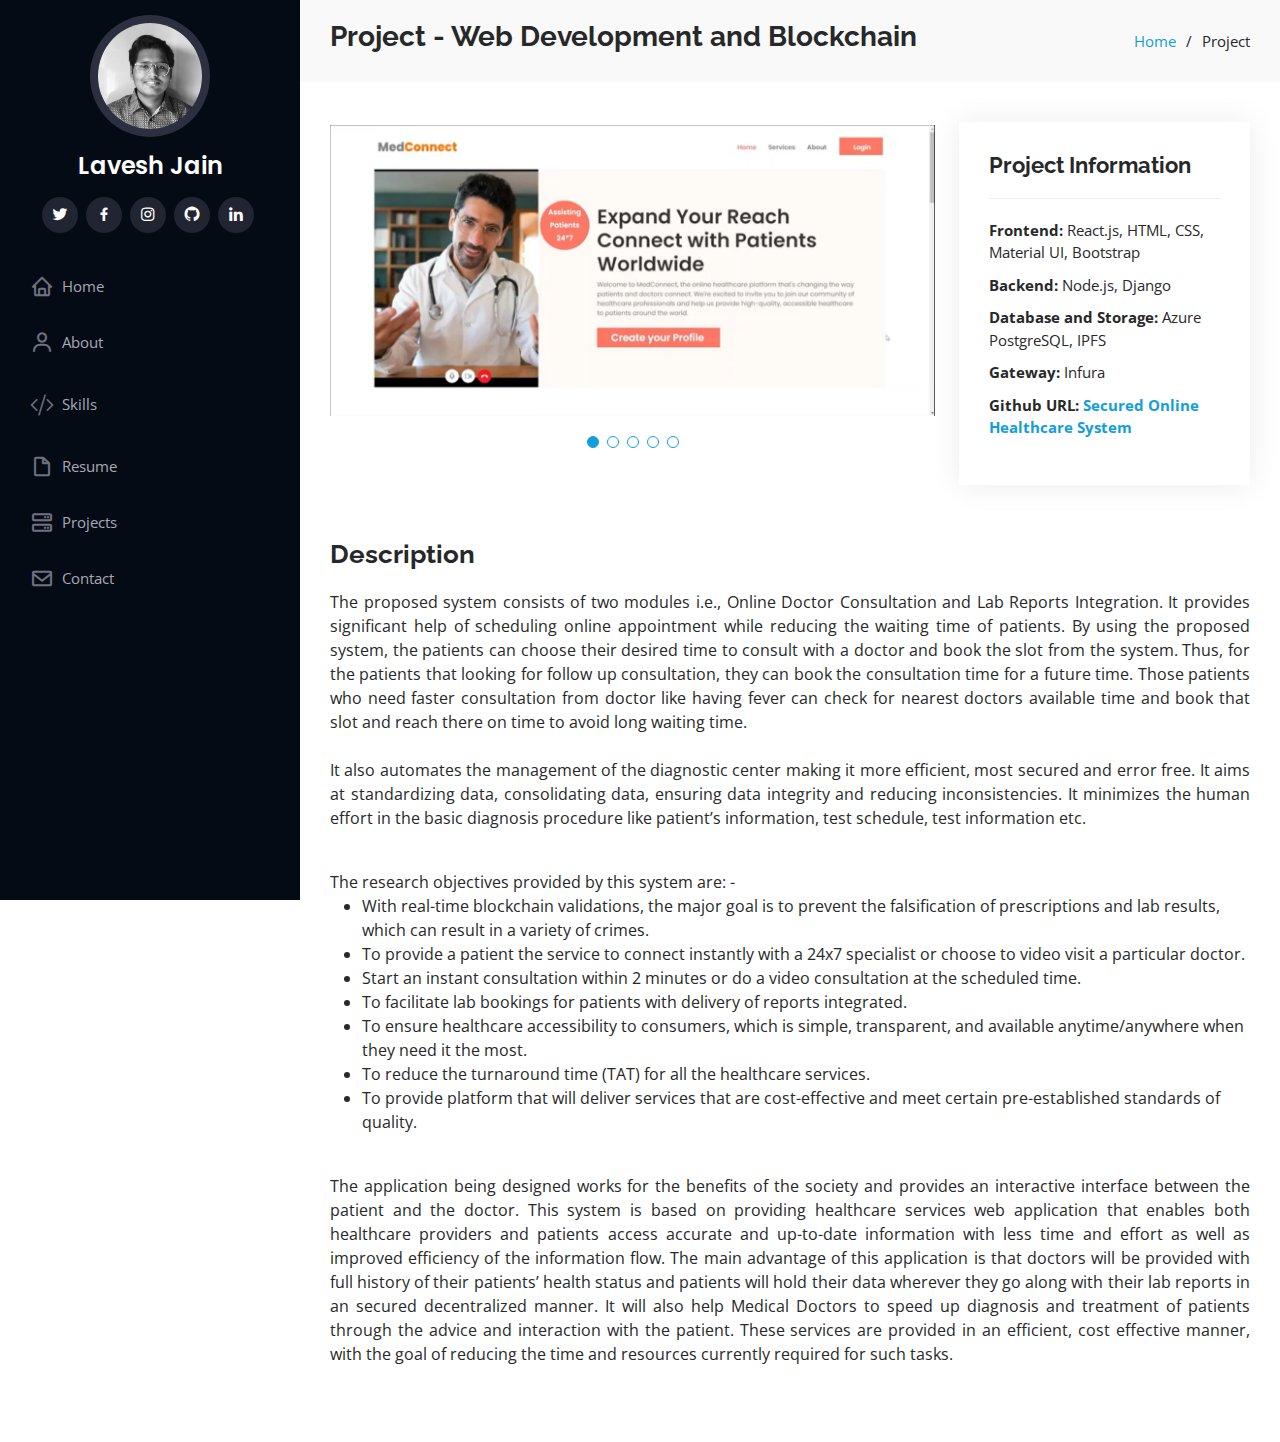
<file: Secure-HealthCare.html>
<!DOCTYPE html>
<html lang="en">

<head>
  <meta charset="utf-8">
  <meta content="width=device-width, initial-scale=1.0" name="viewport">

  <title>International V2X</title>
  <meta content="" name="description">
  <meta content="" name="keywords">

  <!-- Favicons -->
  <link href="assets/img/favicon.jpg" rel="icon">
  <link href="assets/img/apple-touch-icon.png" rel="apple-touch-icon">

  <!-- Google Fonts -->
  <link href="https://fonts.googleapis.com/css?family=Open+Sans:300,300i,400,400i,600,600i,700,700i|Raleway:300,300i,400,400i,500,500i,600,600i,700,700i|Poppins:300,300i,400,400i,500,500i,600,600i,700,700i" rel="stylesheet">

  <!-- Vendor CSS Files -->
  <link href="assets/vendor/aos/aos.css" rel="stylesheet">
  <link href="assets/vendor/bootstrap/css/bootstrap.min.css" rel="stylesheet">
  <link href="assets/vendor/bootstrap-icons/bootstrap-icons.css" rel="stylesheet">
  <link href="assets/vendor/boxicons/css/boxicons.min.css" rel="stylesheet">
  <link href="assets/vendor/glightbox/css/glightbox.min.css" rel="stylesheet">
  <link href="assets/vendor/swiper/swiper-bundle.min.css" rel="stylesheet">

  <!-- Template Main CSS File -->
  <link href="assets/css/style.css" rel="stylesheet">

  <!-- =======================================================
  * Template Name: iPortfolio
  * Updated: May 30 2023 with Bootstrap v5.3.0
  * Template URL: https://bootstrapmade.com/iportfolio-bootstrap-portfolio-websites-template/
  * Author: BootstrapMade.com
  * License: https://bootstrapmade.com/license/
  ======================================================== -->
</head>

<body>

  <!-- ======= Mobile nav toggle button ======= -->
  <i class="bi bi-list mobile-nav-toggle d-xl-none"></i>

  <!-- ======= Header ======= -->
  <header id="header">
    <div class="d-flex flex-column">

      <div class="profile">
        <img src="assets/img/profile-img.jpg" alt="" class="img-fluid rounded-circle">
        <h1 class="text-light"><a href="index.html">Lavesh Jain</a></h1>
        <div class="social-links mt-3 text-center">
          <a href="https://twitter.com/L_Jain14?s=08" class="twitter"><i class="bx bxl-twitter"></i></a>
          <a href="https://www.facebook.com/people/Lavesh-Jain/pfbid02msCu3Y7mhp6S827yUi7V4C3oAPHeujikUoEYtEdWtKx3Hq87HXvJbXoZLE8p9ebkl/" class="facebook"><i class="bx bxl-facebook"></i></a>
          <a href="https://www.instagram.com/jain__lavesh/" class="instagram"><i class="bx bxl-instagram"></i></a>
          <a href="https://github.com/jainlavesh14" class="github"><i class="bx bxl-github"></i></a>
          <a href="https://www.linkedin.com/in/lavesh-jain-391a891a0/" class="linkedin"><i class="bx bxl-linkedin"></i></a>
        </div>
      </div>

      <nav id="navbar" class="nav-menu navbar">
        <ul>
          <li><a href="index.html#hero" class="nav-link scrollto"><i class="bx bx-home"></i> <span>Home</span></a></li>
          <li><a href="index.html#about" class="nav-link scrollto"><i class="bx bx-user"></i> <span>About</span></a></li>
          <li><a href="index.html#skills" class="nav-link scrollto"><i class="bi bi-code-slash"></i> <span>Skills</span></a></li>
          <li><a href="index.html#resume" class="nav-link scrollto"><i class="bx bx-file-blank"></i> <span>Resume</span></a></li>
          <!-- <li><a href="index.html#portfolio" class="nav-link scrollto"><i class="bx bx-book-content"></i> <span>Projects</span></a></li> -->
          <li><a href="index.html#projects" class="nav-link scrollto"><i class="bx bx-server"></i> <span>Projects</span></a></li>
          <li><a href="index.html#contact" class="nav-link scrollto"><i class="bx bx-envelope"></i> <span>Contact</span></a></li>
        </ul>
      </nav><!-- .nav-menu -->
    </div>
  </header><!-- End Header -->

  <main id="main">

    <!-- ======= Breadcrumbs ======= -->
    <section id="breadcrumbs" class="breadcrumbs">
      <div class="container">

        <div class="d-flex justify-content-between align-items-center">
          <h3><strong>Project - Web Development and Blockchain</strong></h3>
          <ol>
            <li><a href="index.html#projects">Home</a></li>
            <li>Project</li>
          </ol>
        </div>

      </div>
    </section><!-- End Breadcrumbs -->

    <!-- ======= Portfolio Details Section ======= -->
    <section id="portfolio-details" class="portfolio-details">
      <div class="container">

        <div class="row gy-4">

          <div class="col-lg-8">
            <div class="portfolio-details-slider swiper">
              <div class="swiper-wrapper align-items-center">

                <div class="swiper-slide">
                  <img src="assets/img/portfolio/p1.png" alt="" >
                </div>

                <div class="swiper-slide">
                  <img src="assets/img/portfolio/p2.png" alt="">
                </div>

                <div class="swiper-slide">
                  <img src="assets/img/portfolio/p3.png" alt="">
                </div>

                <div class="swiper-slide">
                  <img src="assets/img/portfolio/p4.png" alt="">
                </div>

                <div class="swiper-slide">
                  <img src="assets/img/portfolio/p5.png" alt="">
                </div>

              </div>
              <div class="swiper-pagination"></div>
            </div>
          </div>

          <div class="col-lg-4">
            <div class="portfolio-info">
              <h3>Project Information</h3>
              <ul>
                <li><strong>Frontend:</strong> React.js, HTML, CSS, Material UI, Bootstrap </li>
                <li><strong>Backend:</strong> Node.js, Django</li>
                <li><strong>Database and Storage:</strong> Azure PostgreSQL, IPFS</li>
                <li style="text-align: justify;"><strong>Gateway: </strong>Infura</li>
                <li><strong>Github URL:</strong> <a href="https://github.com/jainlavesh14/MedConnect"><strong> Secured Online Healthcare System</strong></a></li>
              </ul>
            </div>
        </div>
        <div class="portfolio-description">
          <h2>Description</h2>
          <!-- <h5> <em>The proposed system consists of two modules i.e., Online Doctor Consultation and Lab Reports Integration.</em> </h5> -->
          <p style="text-align: justify;">
            The proposed system consists of two modules i.e., Online Doctor Consultation and Lab Reports Integration.
            It provides significant help of scheduling online appointment while reducing the waiting time of patients. By using the proposed system, the patients can choose their desired time to consult with a doctor and book the slot from the system.
            Thus, for the patients that looking for follow up consultation, they can book the consultation time for a future time. Those patients who need faster consultation from doctor like having fever can check for nearest doctors available time and book that slot and reach there on time to avoid long waiting time.

            <br><br>
            It also automates the management of the diagnostic center making it more efficient, most secured and error free. It aims at standardizing data, consolidating data, ensuring data integrity and reducing inconsistencies. It minimizes the human effort in the basic diagnosis procedure like patient’s information, test schedule, test information etc.
          </p>
            <br>
            The research objectives provided by this system are: -
            <ul>
              <li>With real-time blockchain validations, the major goal is to prevent the falsification of prescriptions and lab results, which can result in a variety of crimes.</li>
              <li>To provide a patient the service to connect instantly with a 24x7 specialist or choose to video visit a particular doctor.</li>
              <li>Start an instant consultation within 2 minutes or do a video consultation at the scheduled time.</li>
              <li>To facilitate lab bookings for patients with delivery of reports integrated.</li>
              <li>To ensure healthcare accessibility to consumers, which is simple, transparent, and available anytime/anywhere when they need it the most.</li>
              <li>To reduce the turnaround time (TAT) for all the healthcare services.</li>
              <li>To provide platform that will deliver services that are cost-effective and meet certain pre-established standards of quality. </li>
            </ul>
            <br>
            <p style="text-align: justify;">
            The application being designed works for the benefits of the society and provides an interactive interface between the patient and the doctor. This system is based on providing healthcare services web application that enables both healthcare providers and patients access accurate and up-to-date information with less time and effort as well as improved efficiency of the information flow. The main advantage of this application is that doctors will be provided with full history of their patients’ health status and patients will hold their data wherever they go along with their lab reports in an secured decentralized manner. It will also help Medical Doctors to speed up diagnosis and treatment of patients through the advice and interaction with the patient. These services are provided in an efficient, cost effective manner, with the goal of reducing the time and resources currently required for such tasks.
          </p>
          
        </div>
      </div>

      </div>
    </section><!-- End Portfolio Details Section -->

  </main><!-- End #main -->

  <!-- ======= Footer ======= -->
  <!-- <footer id="footer">
    <div class="container">
      <div class="copyright">
        &copy; Copyright <strong><span>iPortfolio</span></strong>
      </div>
      <div class="credits">
        <!-- All the links in the footer should remain intact. -->
        <!-- You can delete the links only if you purchased the pro version. -->
        <!-- Licensing information: https://bootstrapmade.com/license/ -->
        <!-- Purchase the pro version with working PHP/AJAX contact form: https://bootstrapmade.com/iportfolio-bootstrap-portfolio-websites-template/ -->
        <!-- Designed by <a href="https://bootstrapmade.com/">BootstrapMade</a>
      </div>
    </div>
  </footer>End  Footer -->

  <a href="#" class="back-to-top d-flex align-items-center justify-content-center"><i class="bi bi-arrow-up-short"></i></a>

  <!-- Vendor JS Files -->
  <script src="assets/vendor/purecounter/purecounter_vanilla.js"></script>
  <script src="assets/vendor/aos/aos.js"></script>
  <script src="assets/vendor/bootstrap/js/bootstrap.bundle.min.js"></script>
  <script src="assets/vendor/glightbox/js/glightbox.min.js"></script>
  <script src="assets/vendor/isotope-layout/isotope.pkgd.min.js"></script>
  <script src="assets/vendor/swiper/swiper-bundle.min.js"></script>
  <script src="assets/vendor/typed.js/typed.umd.js"></script>
  <script src="assets/vendor/waypoints/noframework.waypoints.js"></script>
  <script src="assets/vendor/php-email-form/validate.js"></script>

  <!-- Template Main JS File -->
  <script src="assets/js/main.js"></script>

</body>

</html>
</file>
<file: assets/css/style.css>
/**
* Template Name: iPortfolio
* Updated: May 30 2023 with Bootstrap v5.3.0
* Template URL: https://bootstrapmade.com/iportfolio-bootstrap-portfolio-websites-template/
* Author: BootstrapMade.com
* License: https://bootstrapmade.com/license/
*/

/*--------------------------------------------------------------
# General
--------------------------------------------------------------*/
body {
  font-family: "Open Sans", sans-serif;
  color: #272829;
}

a {
  color: #149ddd;
  text-decoration: none;
}

a:hover {
  color: #37b3ed;
  text-decoration: none;
}

h1,
h2,
h3,
h4,
h5,
h6 {
  font-family: "Raleway", sans-serif;
}

/*--------------------------------------------------------------
# Back to top button
--------------------------------------------------------------*/
.back-to-top {
  position: fixed;
  visibility: hidden;
  opacity: 0;
  right: 15px;
  bottom: 15px;
  z-index: 996;
  background: #149ddd;
  width: 40px;
  height: 40px;
  border-radius: 50px;
  transition: all 0.4s;
}

.back-to-top i {
  font-size: 28px;
  color: #fff;
  line-height: 0;
}

.back-to-top:hover {
  background: #2eafec;
  color: #fff;
}

.back-to-top.active {
  visibility: visible;
  opacity: 1;
}

/*--------------------------------------------------------------
# Header
--------------------------------------------------------------*/
#header {
  position: fixed;
  top: 0;
  left: 0;
  bottom: 0;
  width: 300px;
  transition: all ease-in-out 0.5s;
  z-index: 9997;
  transition: all 0.5s;
  padding: 0 15px;
  background: #040b14;
  overflow-y: auto;
}

#header .profile img {
  margin: 15px auto;
  display: block;
  width: 120px;
  border: 8px solid #2c2f3f;
}

#header .profile h1 {
  font-size: 24px;
  margin: 0;
  padding: 0;
  font-weight: 600;
  -moz-text-align-last: center;
  text-align-last: center;
  font-family: "Poppins", sans-serif;
}

#header .profile h1 a,
#header .profile h1 a:hover {
  color: #fff;
  text-decoration: none;
}

#header .profile .social-links a {
  font-size: 18px;
  display: inline-block;
  background: #212431;
  color: #fff;
  line-height: 1;
  padding: 8px 0;
  margin-right: 4px;
  border-radius: 50%;
  text-align: center;
  width: 36px;
  height: 36px;
  transition: 0.3s;
}

#header .profile .social-links a:hover {
  background: #149ddd;
  color: #fff;
  text-decoration: none;
}

#main {
  margin-left: 300px;
}

.container,
.container-fluid {
  padding-left: 30px;
  padding-right: 30px;
}

@media (max-width: 1199px) {
  #header {
    left: -300px;
  }

  #main {
    margin-left: 0;
  }

  .container,
  .container-fluid {
    padding-left: 12px;
    padding-right: 12px;
  }
}

/*--------------------------------------------------------------
# Navigation Menu
--------------------------------------------------------------*/
/* Desktop Navigation */
.nav-menu {
  padding: 30px 0 0 0;
}

.nav-menu * {
  margin: 0;
  padding: 0;
  list-style: none;
}

.nav-menu>ul>li {
  position: relative;
  white-space: nowrap;
}

.nav-menu a,
.nav-menu a:focus {
  display: flex;
  align-items: center;
  color: #a8a9b4;
  padding: 12px 15px;
  margin-bottom: 8px;
  transition: 0.3s;
  font-size: 15px;
}

.nav-menu a i,
.nav-menu a:focus i {
  font-size: 24px;
  padding-right: 8px;
  color: #6f7180;
}

.nav-menu a:hover,
.nav-menu .active,
.nav-menu .active:focus,
.nav-menu li:hover>a {
  text-decoration: none;
  color: #fff;
}

.nav-menu a:hover i,
.nav-menu .active i,
.nav-menu .active:focus i,
.nav-menu li:hover>a i {
  color: #149ddd;
}

/* Mobile Navigation */
.mobile-nav-toggle {
  position: fixed;
  right: 15px;
  top: 15px;
  z-index: 9998;
  border: 0;
  font-size: 24px;
  transition: all 0.4s;
  outline: none !important;
  background-color: #149ddd;
  color: #fff;
  width: 40px;
  height: 40px;
  display: inline-flex;
  align-items: center;
  justify-content: center;
  line-height: 0;
  border-radius: 50px;
  cursor: pointer;
}

.mobile-nav-active {
  overflow: hidden;
}

.mobile-nav-active #header {
  left: 0;
}

/*--------------------------------------------------------------
# Hero Section
--------------------------------------------------------------*/
#hero {
  width: 100%;
  height: 100vh;
  background: url("../img/hero-bg1.png") bottom center;
  background-size: cover;
}

#hero:before {
  content: "";
  background: rgba(5, 13, 24, 0.3);
  position: absolute;
  bottom: 0;
  top: 0;
  left: 0;
  right: 0;
  z-index: 1;
}

#hero .hero-container {
  position: relative;
  z-index: 2;
  min-width: 300px;
}

#hero h1 {
  margin: 0 0 10px 0;
  font-size: 64px;
  font-weight: 700;
  line-height: 56px;
  color: #fff;
}

#hero p {
  color: #fff;
  margin-bottom: 50px;
  font-size: 26px;
  font-family: "Poppins", sans-serif;
}

#hero p span {
  color: #fff;
  padding-bottom: 4px;
  letter-spacing: 1px;
  border-bottom: 3px solid #149ddd;
}

@media (min-width: 1024px) {
  #hero {
    background-attachment: fixed;
  }
}

@media (max-width: 768px) {
  #hero h1 {
    font-size: 28px;
    line-height: 36px;
  }

  #hero h2 {
    font-size: 18px;
    line-height: 24px;
    margin-bottom: 30px;
  }
}

/*--------------------------------------------------------------
# Sections General
--------------------------------------------------------------*/
section {
  padding: 60px 0;
  overflow: hidden;
}

.section-bg {
  background: #f5f8fd;
}

.section-title {
  padding-bottom: 30px;
}

.section-title h2 {
  font-size: 32px;
  font-weight: bold;
  margin-bottom: 20px;
  padding-bottom: 20px;
  position: relative;
  color: #173b6c;
}

.section-title h2::after {
  content: "";
  position: absolute;
  display: block;
  width: 50px;
  height: 3px;
  background: #149ddd;
  bottom: 0;
  left: 0;
}

.section-title p {
  margin-bottom: 0;
}

/*--------------------------------------------------------------
# About
--------------------------------------------------------------*/
.about .content h3 {
  font-weight: 700;
  font-size: 26px;
  color: #173b6c;
}

.about .content ul {
  list-style: none;
  padding: 0;
}

.about .content ul li {
  margin-bottom: 20px;
  display: flex;
  align-items: center;
}

.about .content ul strong {
  margin-right: 10px;
}

.about .content ul i {
  font-size: 16px;
  margin-right: 5px;
  color: #149ddd;
  line-height: 0;
}

.about .content p:last-child {
  margin-bottom: 0;
}

/*--------------------------------------------------------------
# Facts
--------------------------------------------------------------*/
.facts {
  padding-bottom: 30px;
}

.facts .count-box {
  padding: 30px;
  width: 100%;
}

.facts .count-box i {
  display: block;
  font-size: 44px;
  color: #149ddd;
  float: left;
  line-height: 0;
}

.facts .count-box span {
  font-size: 48px;
  line-height: 40px;
  display: block;
  font-weight: 700;
  color: #050d18;
  margin-left: 60px;
}

.facts .count-box p {
  padding: 15px 0 0 0;
  margin: 0 0 0 60px;
  font-family: "Raleway", sans-serif;
  font-size: 14px;
  color: #122f57;
}

.facts .count-box a {
  font-weight: 600;
  display: block;
  margin-top: 20px;
  color: #122f57;
  font-size: 15px;
  font-family: "Poppins", sans-serif;
  transition: ease-in-out 0.3s;
}

.facts .count-box a:hover {
  color: #1f5297;
}

/*--------------------------------------------------------------
# Akills
--------------------------------------------------------------*/
.skills .progress {
  height: 60px;
  display: block;
  background: none;
  border-radius: 0;
}

.skills .progress .skill {
  padding: 0;
  margin: 0 0 6px 0;
  text-transform: uppercase;
  display: block;
  font-weight: 600;
  font-family: "Poppins", sans-serif;
  color: #050d18;
}

.skills .progress .skill .val {
  float: right;
  font-style: normal;
}

.skills .progress-bar-wrap {
  background: #dce8f8;
  height: 10px;
}

.skills .progress-bar {
  width: 1px;
  height: 10px;
  transition: 0.9s;
  background-color: #149ddd;
}

/*--------------------------------------------------------------
# Resume
--------------------------------------------------------------*/
.resume .resume-title {
  font-size: 26px;
  font-weight: 700;
  margin-top: 20px;
  margin-bottom: 20px;
  color: #050d18;
}

.resume .resume-item {
  padding: 0 0 20px 20px;
  margin-top: -2px;
  border-left: 2px solid #1f5297;
  position: relative;
}

.resume .resume-item h4 {
  line-height: 18px;
  font-size: 18px;
  font-weight: 600;
  text-transform: uppercase;
  font-family: "Poppins", sans-serif;
  color: #050d18;
  margin-bottom: 10px;
}

.resume-items{
  display: inline-block;
  white-space: nowrap;
}
.resume-items h5 {
    font-size: 16px;
    background: #e4edf9;
    padding: 5px 15px;
    display: inline-block;
    white-space: nowrap;
    font-weight: 600;
    margin-bottom: 10px;
}
.resume .resume-item h5 {
  font-size: 16px;
  background: #e4edf9;
  padding: 5px 15px;
  display: inline-block;
  font-weight: 600;
  margin-bottom: 10px;
}

.resume .resume-item ul {
  padding-left: 20px;
}

.resume .resume-item ul li {
  padding-bottom: 10px;
}

.resume .resume-item:last-child {
  padding-bottom: 0;
}

.resume .resume-item::before {
  content: "";
  position: absolute;
  width: 16px;
  height: 16px;
  border-radius: 50px;
  left: -9px;
  top: 0;
  background: #fff;
  border: 2px solid #1f5297;
}

/*--------------------------------------------------------------
# Portfolio
--------------------------------------------------------------*/
.portfolio .portfolio-item {
  margin-bottom: 30px;
}

.portfolio #portfolio-flters {
  padding: 0;
  margin: 0 auto 35px auto;
  list-style: none;
  text-align: center;
  background: #fff;
  border-radius: 50px;
  padding: 2px 15px;
}

.portfolio #portfolio-flters li {
  cursor: pointer;
  display: inline-block;
  padding: 10px 15px 8px 15px;
  font-size: 14px;
  font-weight: 600;
  line-height: 1;
  text-transform: uppercase;
  color: #272829;
  margin-bottom: 5px;
  transition: all 0.3s ease-in-out;
}

.portfolio #portfolio-flters li:hover,
.portfolio #portfolio-flters li.filter-active {
  color: #149ddd;
}

.portfolio #portfolio-flters li:last-child {
  margin-right: 0;
}

.portfolio .portfolio-wrap {
  transition: 0.3s;
  position: relative;
  overflow: hidden;
  z-index: 1;
}

.portfolio .portfolio-wrap::before {
  content: "";
  background: rgba(255, 255, 255, 0.5);
  position: absolute;
  left: 0;
  right: 0;
  top: 0;
  bottom: 0;
  transition: all ease-in-out 0.3s;
  z-index: 2;
  opacity: 0;
}

.portfolio .portfolio-wrap .portfolio-links {
  opacity: 1;
  left: 0;
  right: 0;
  bottom: -60px;
  z-index: 3;
  position: absolute;
  transition: all ease-in-out 0.3s;
  display: flex;
  justify-content: center;
}

.portfolio .portfolio-wrap .portfolio-links a {
  color: #fff;
  font-size: 28px;
  text-align: center;
  background: rgba(20, 157, 221, 0.75);
  transition: 0.3s;
  width: 50%;
}

.portfolio .portfolio-wrap .portfolio-links a:hover {
  background: rgba(20, 157, 221, 0.95);
}

.portfolio .portfolio-wrap .portfolio-links a+a {
  border-left: 1px solid #37b3ed;
}

.portfolio .portfolio-wrap:hover::before {
  top: 0;
  left: 0;
  right: 0;
  bottom: 0;
  opacity: 1;
}

.portfolio .portfolio-wrap:hover .portfolio-links {
  opacity: 1;
  bottom: 0;
}

/*--------------------------------------------------------------
# Portfolio Details
--------------------------------------------------------------*/
.portfolio-details {
  padding-top: 40px;
}

.portfolio-details .portfolio-details-slider img {
  width: 100%;
}

.portfolio-details .portfolio-details-slider .swiper-pagination {
  margin-top: 20px;
  position: relative;
}

.portfolio-details .portfolio-details-slider .swiper-pagination .swiper-pagination-bullet {
  width: 12px;
  height: 12px;
  background-color: #fff;
  opacity: 1;
  border: 1px solid #149ddd;
}

.portfolio-details .portfolio-details-slider .swiper-pagination .swiper-pagination-bullet-active {
  background-color: #149ddd;
}

.portfolio-details .portfolio-info {
  padding: 30px;
  box-shadow: 0px 0 30px rgba(5, 13, 24, 0.08);
}

.portfolio-details .portfolio-info h3 {
  font-size: 22px;
  font-weight: 700;
  margin-bottom: 20px;
  padding-bottom: 20px;
  border-bottom: 1px solid #eee;
}

.portfolio-details .portfolio-info ul {
  list-style: none;
  padding: 0;
  font-size: 15px;
}

.portfolio-details .portfolio-info ul li+li {
  margin-top: 10px;
}

.portfolio-details .portfolio-description {
  padding-top: 30px;
}

.portfolio-details .portfolio-description h2 {
  font-size: 26px;
  font-weight: 700;
  margin-bottom: 20px;
}

.portfolio-details .portfolio-description p {
  padding: 0;
}

/*--------------------------------------------------------------
# Services
--------------------------------------------------------------*/
.services .icon-box {
  margin-bottom: 20px;
}

.services .icon {
  float: left;
  display: flex;
  align-items: center;
  justify-content: center;
  width: 54px;
  height: 54px;
  background: #149ddd;
  border-radius: 50%;
  transition: 0.5s;
  border: 1px solid #149ddd;
}

.services .icon i {
  color: #fff;
  font-size: 24px;
  line-height: 0;
}

.services .icon-box:hover .icon {
  background: #fff;
}

.services .icon-box:hover .icon i {
  color: #149ddd;
}

.services .title {
  margin-left: 80px;
  font-weight: 700;
  margin-bottom: 15px;
  font-size: 18px;
}

.services .title a {
  color: #343a40;
}

.services .title a:hover {
  color: #149ddd;
}

.services .description {
  margin-left: 80px;
  line-height: 24px;
  font-size: 14px;
}

/*--------------------------------------------------------------
# Testimonials
--------------------------------------------------------------*/
.testimonials .testimonials-carousel,
.testimonials .testimonials-slider {
  overflow: hidden;
}

.testimonials .testimonial-item {
  box-sizing: content-box;
  text-align: center;
  min-height: 320px;
}

.testimonials .testimonial-item .testimonial-img {
  width: 90px;
  border-radius: 50%;
  margin: 0 auto;
}

.testimonials .testimonial-item h3 {
  font-size: 18px;
  font-weight: bold;
  margin: 10px 0 5px 0;
  color: #111;
}

.testimonials .testimonial-item h4 {
  font-size: 14px;
  color: #999;
  margin: 0;
}

.testimonials .testimonial-item .quote-icon-left,
.testimonials .testimonial-item .quote-icon-right {
  color: #c3e8fa;
  font-size: 26px;
}

.testimonials .testimonial-item .quote-icon-left {
  display: inline-block;
  left: -5px;
  position: relative;
}

.testimonials .testimonial-item .quote-icon-right {
  display: inline-block;
  right: -5px;
  position: relative;
  top: 10px;
}

.testimonials .testimonial-item p {
  font-style: italic;
  margin: 0 15px 15px 15px;
  padding: 20px;
  background: #fff;
  position: relative;
  margin-bottom: 35px;
  border-radius: 6px;
  box-shadow: 0px 2px 15px rgba(0, 0, 0, 0.1);
}

.testimonials .testimonial-item p::after {
  content: "";
  width: 0;
  height: 0;
  border-top: 20px solid #fff;
  border-right: 20px solid transparent;
  border-left: 20px solid transparent;
  position: absolute;
  bottom: -20px;
  left: calc(50% - 20px);
}

.testimonials .swiper-pagination {
  margin-top: 20px;
  position: relative;
}

.testimonials .swiper-pagination .swiper-pagination-bullet {
  width: 12px;
  height: 12px;
  background-color: #fff;
  opacity: 1;
  border: 1px solid #149ddd;
}

.testimonials .swiper-pagination .swiper-pagination-bullet-active {
  background-color: #149ddd;
}

/*--------------------------------------------------------------
# Contact
--------------------------------------------------------------*/
.contact {
  padding-bottom: 130px;
}

.contact .info {
  padding: 30px;
  background: #fff;
  width: 100%;
  box-shadow: 0 0 24px 0 rgba(0, 0, 0, 0.12);
}

.contact .info i {
  font-size: 20px;
  color: #149ddd;
  float: left;
  width: 44px;
  height: 44px;
  background: #dff3fc;
  display: flex;
  justify-content: center;
  align-items: center;
  border-radius: 50px;
  transition: all 0.3s ease-in-out;
}

.contact .info h4 {
  padding: 0 0 0 60px;
  font-size: 22px;
  font-weight: 600;
  margin-bottom: 5px;
  color: #050d18;
}

.contact .info p {
  padding: 0 0 10px 60px;
  margin-bottom: 20px;
  font-size: 14px;
  color: #173b6c;
}

.contact .info .email p {
  padding-top: 5px;
}

.contact .info .social-links {
  padding-left: 60px;
}

.contact .info .social-links a {
  font-size: 18px;
  display: inline-block;
  background: #333;
  color: #fff;
  line-height: 1;
  padding: 8px 0;
  border-radius: 50%;
  text-align: center;
  width: 36px;
  height: 36px;
  transition: 0.3s;
  margin-right: 10px;
}

.contact .info .social-links a:hover {
  background: #149ddd;
  color: #fff;
}

.contact .info .email:hover i,
.contact .info .address:hover i,
.contact .info .phone:hover i {
  background: #149ddd;
  color: #fff;
}

.contact .php-email-form {
  width: 100%;
  padding: 30px;
  background: #fff;
  box-shadow: 0 0 24px 0 rgba(0, 0, 0, 0.12);
}

.contact .php-email-form .form-group {
  padding-bottom: 8px;
}

.contact .php-email-form .validate {
  display: none;
  color: red;
  margin: 0 0 15px 0;
  font-weight: 400;
  font-size: 13px;
}

.contact .php-email-form .error-message {
  display: none;
  color: #fff;
  background: #ed3c0d;
  text-align: left;
  padding: 15px;
  font-weight: 600;
}

.contact .php-email-form .error-message br+br {
  margin-top: 25px;
}

.contact .php-email-form .sent-message {
  display: none;
  color: #fff;
  background: #18d26e;
  text-align: center;
  padding: 15px;
  font-weight: 600;
}

.contact .php-email-form .loading {
  display: none;
  background: #fff;
  text-align: center;
  padding: 15px;
}

.contact .php-email-form .loading:before {
  content: "";
  display: inline-block;
  border-radius: 50%;
  width: 24px;
  height: 24px;
  margin: 0 10px -6px 0;
  border: 3px solid #18d26e;
  border-top-color: #eee;
  animation: animate-loading 1s linear infinite;
}

.contact .php-email-form .form-group {
  margin-bottom: 15px;
}

.contact .php-email-form label {
  padding-bottom: 8px;
}

.contact .php-email-form input,
.contact .php-email-form textarea {
  border-radius: 0;
  box-shadow: none;
  font-size: 14px;
}

.contact .php-email-form input {
  height: 44px;
}

.contact .php-email-form textarea {
  padding: 10px 15px;
}

.contact .php-email-form button[type=submit] {
  background: #149ddd;
  border: 0;
  padding: 10px 24px;
  color: #fff;
  transition: 0.4s;
  border-radius: 4px;
}

.contact .php-email-form button[type=submit]:hover {
  background: #37b3ed;
}

@keyframes animate-loading {
  0% {
    transform: rotate(0deg);
  }

  100% {
    transform: rotate(360deg);
  }
}

/*--------------------------------------------------------------
# Breadcrumbs
--------------------------------------------------------------*/
.breadcrumbs {
  padding: 20px 0;
  background: #f9f9f9;
}

.breadcrumbs h2 {
  font-size: 26px;
  font-weight: 300;
}

.breadcrumbs ol {
  display: flex;
  flex-wrap: wrap;
  list-style: none;
  padding: 0;
  margin: 0;
  font-size: 15px;
}

.breadcrumbs ol li+li {
  padding-left: 10px;
}

.breadcrumbs ol li+li::before {
  display: inline-block;
  padding-right: 10px;
  color: #0e2442;
  content: "/";
}

@media (max-width: 768px) {
  .breadcrumbs .d-flex {
    display: block !important;
  }

  .breadcrumbs ol {
    display: block;
  }

  .breadcrumbs ol li {
    display: inline-block;
  }
}

/*--------------------------------------------------------------
# Footer
--------------------------------------------------------------*/
#footer {
  padding: 15px;
  color: #f4f6fd;
  font-size: 14px;
  position: fixed;
  left: 0;
  bottom: 0;
  width: 300px;
  z-index: 9999;
  background: #040b14;
}

#footer .copyright {
  text-align: center;
}

#footer .credits {
  padding-top: 5px;
  text-align: center;
  font-size: 13px;
  color: #eaebf0;
}

@media (max-width: 1199px) {
  #footer {
    position: static;
    width: auto;
    padding-right: 20px 15px;
  }
}
</file>
